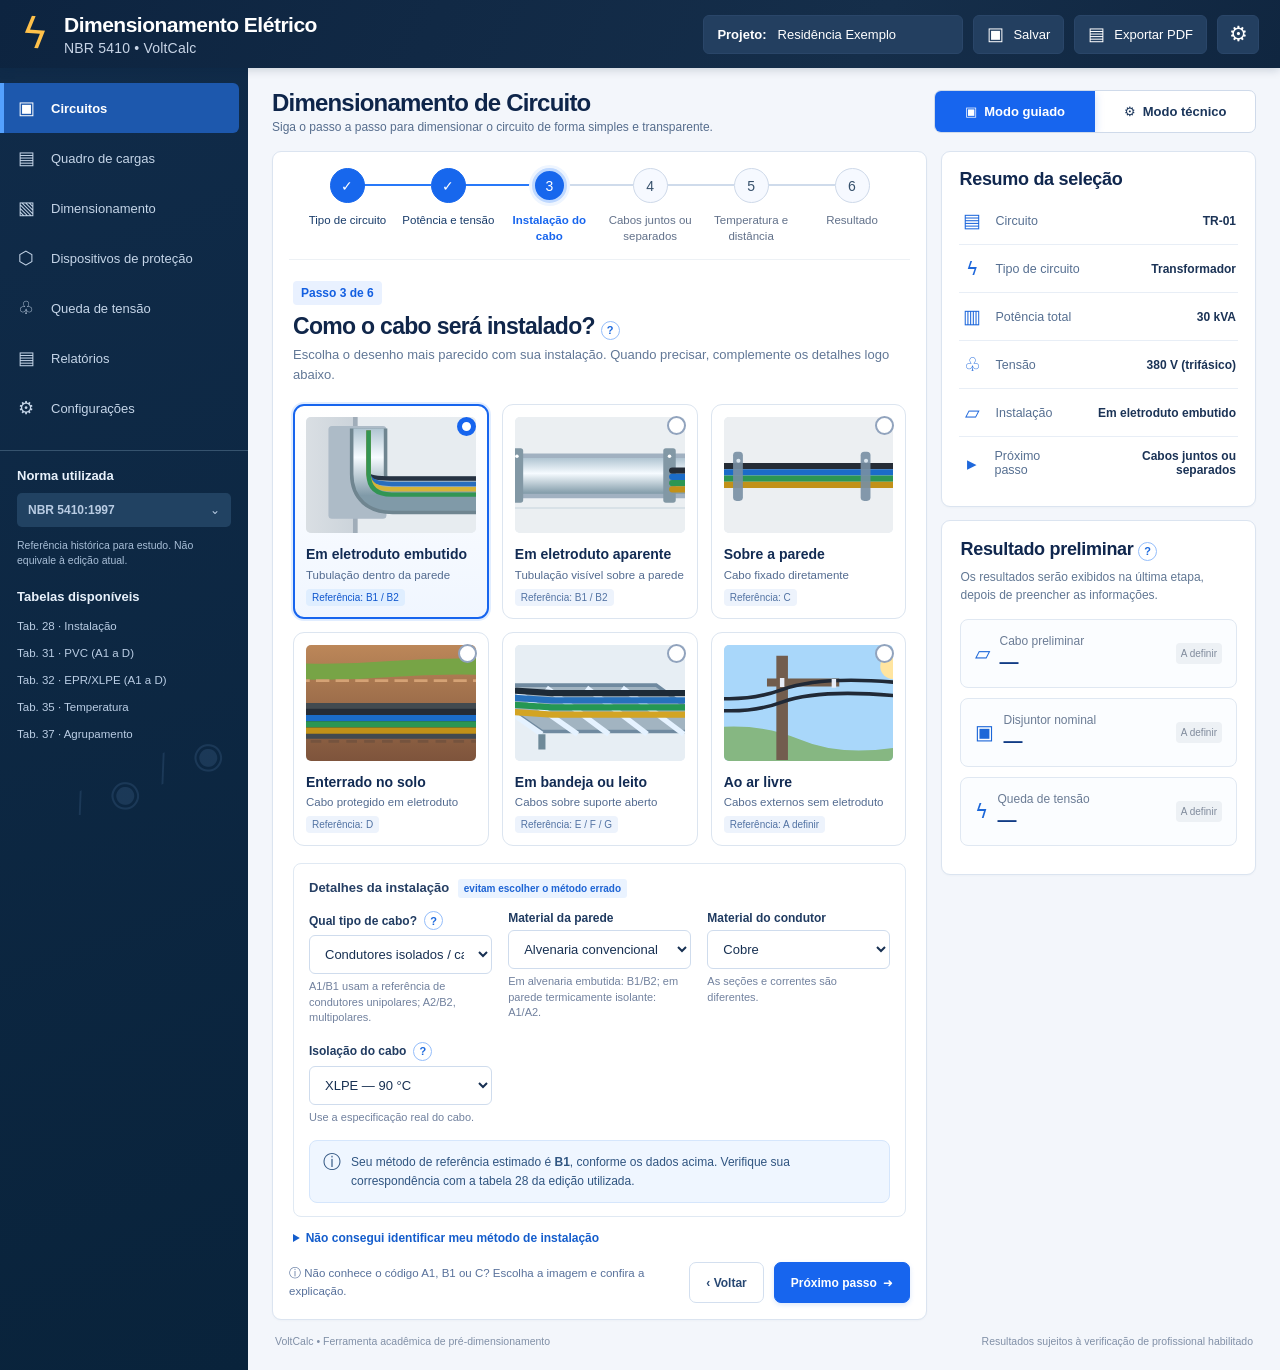
<file: original_html/VoltCalc_Guiado_Abrir.html>
<!doctype html>
<html lang="pt-BR">
<head>
<meta charset="utf-8"><meta name="viewport" content="width=device-width,initial-scale=1">
<title>VoltCalc • Dimensionamento Elétrico Guiado</title>
<meta name="description" content="Ferramenta acadêmica de dimensionamento preliminar de circuitos elétricos com assistente visual e consulta histórica à NBR 5410:1997.">
<style>
:root{font-family:Inter,ui-sans-serif,-apple-system,BlinkMacSystemFont,"Segoe UI",Arial,sans-serif;color:#10274e;background:#f3f6fb;font-synthesis:none;--ink:#10274e;--muted:#657896;--line:#dbe4f0;--blue:#1765ee;--pale:#eaf3ff;--nav:#102b49;--card:#fff}*{box-sizing:border-box}body{margin:0}button,input,select{font:inherit}button{cursor:pointer}button:disabled{opacity:.42;cursor:not-allowed}button:focus-visible,input:focus-visible,select:focus-visible{outline:3px solid #86baff;outline-offset:2px}.app{min-height:100vh;display:grid;grid-template-columns:248px minmax(0,1fr);grid-template-rows:68px minmax(0,1fr)}.topbar{grid-column:1/-1;grid-row:1;background:linear-gradient(115deg,#0d2440,#152e4a 68%,#102640);color:white;display:flex;align-items:center;justify-content:space-between;padding:0 21px;box-shadow:0 2px 9px #07213c2d;z-index:3}.brand{display:flex;gap:15px;align-items:center}.brand-bolt{font-size:42px;font-weight:900;color:#ffc14a;line-height:1;transform:rotate(4deg)}.brand strong{display:block;font-size:21px;letter-spacing:-.5px}.brand small{color:#c8d5e7;letter-spacing:.2px;display:block;margin-top:3px;font-size:14px}.top-actions{display:flex;align-items:center;gap:10px}.project-name,.top-btn{background:#233f60;border:1px solid #2a4669;color:#fff;border-radius:6px;min-height:39px;display:flex;align-items:center;gap:9px;padding:0 13px;font-size:13px}.project-name{min-width:260px}.project-name span{font-weight:650;white-space:nowrap}.project-name input{width:160px;min-width:0;background:transparent;color:white;border:0;outline:none}.project-name input:focus{border-bottom:1px solid #90bafe}.top-btn:hover{background:#345477}.top-btn span{font-size:18px}.top-btn.square{font-size:21px;width:42px;justify-content:center}.sidebar{grid-row:2;background:linear-gradient(160deg,#102b49,#09233b);color:#b9cce3;display:flex;flex-direction:column;min-height:0;padding-bottom:20px}.nav-list{padding:15px 9px 17px 0;border-bottom:1px solid #36536e}.nav-item{width:100%;text-align:left;color:#c5d5e8;border:0;background:transparent;display:flex;align-items:center;gap:15px;padding:14px 16px;font-size:13px;border-radius:0 6px 6px 0}.nav-item span{width:20px;text-align:center;font-size:18px}.nav-item:hover,.nav-item.active{color:white;background:#1d58ad}.nav-item.active{border-left:4px solid #54a1ff;padding-left:12px;font-weight:650}.sidebar-bottom{padding:16px 17px 0;overflow-y:auto}.sidebar-bottom h4{font-size:13px;margin:1px 0 10px;color:#e8f1fb}.edition{display:flex;align-items:center;justify-content:space-between;background:#214262;border-radius:5px;padding:10px 11px;font-size:12px}.sidebar-bottom p{font-size:10.5px;line-height:1.5;color:#a8bed7}.sidebar-bottom h4:nth-of-type(2){margin-top:20px}.table-nav{display:flex;flex-direction:column;gap:3px}.table-nav button{font-size:11.5px;color:#bacde4;background:none;border:0;text-align:left;padding:6px 0}.table-nav button:hover{text-decoration:underline;color:#fff}.sidebar-art{opacity:.12;font-size:36px;margin-top:27px;color:#87baf5;display:flex;justify-content:space-between;transform:rotate(-25deg)}.sidebar-art span{font-size:24px}.main{grid-column:2;grid-row:2;min-width:0;padding:21px 24px 8px}.page-heading{display:flex;align-items:center;justify-content:space-between;gap:15px;margin-bottom:17px}.page-heading h1{font-size:24px;letter-spacing:-.8px;margin:0;color:#0e254a}.page-heading p{margin:3px 0 0;color:#566d8d;font-size:12px}.mode-toggle{display:flex;border:1px solid #cfdaea;border-radius:7px;overflow:hidden;background:white;flex-shrink:0}.mode{padding:13px 18px;min-width:160px;background:transparent;border:0;font-size:13px;color:#1b365b;font-weight:600}.mode.active{background:var(--blue);color:white;box-shadow:0 2px 9px #0755e635}.page-layout{display:grid;grid-template-columns:minmax(0,1.98fr) minmax(285px,.95fr);gap:14px;align-items:start}.primary-column,.summary-column{min-width:0}.panel{background:white;border:1px solid var(--line);border-radius:9px;box-shadow:0 1px 2px #14345608}.wizard{padding:16px}.stepper{display:grid;grid-template-columns:repeat(6,1fr);list-style:none;margin:0 0 16px;padding:0 8px 15px;border-bottom:1px solid #edf1f5}.stepper li{position:relative;text-align:center;min-width:0}.stepper li:not(:last-child):after{content:"";position:absolute;top:16px;left:calc(50% + 17px);width:calc(100% - 34px);height:2px;background:#cfdbeb;z-index:0}.stepper li.done:not(:last-child):after{background:#2879f9}.step-dot{display:grid;place-items:center;margin:auto auto 9px;width:35px;height:35px;border:1px solid #ced9e9;border-radius:50%;background:#f6f9ff;color:#37516c;font-size:14px;position:relative;z-index:1}.stepper li.current .step-dot{background:#1767ed;border:3px solid #bed8ff;color:white;box-shadow:0 0 0 3px #eef5ff}.stepper li.done .step-dot{background:#1767ed;border-color:#1767ed;color:#fff}.step-name{font-size:11.5px;line-height:1.4;color:#62718a;display:block}.stepper li.current .step-name{color:#1765ee;font-weight:750}.stepper li.done .step-name{color:#193c6a}.stepper button{border:0;background:none;padding:0 2px;width:100%;cursor:pointer}.step-body{padding:5px 4px 4px}.eyebrow{display:inline-flex;background:#e9f1ff;color:#135fe1;font-weight:750;font-size:12px;border-radius:4px;padding:5px 8px}.step-body h2{font-size:23px;letter-spacing:-.7px;margin:8px 0 5px;color:#10264a}.step-description{font-size:13px;color:#617796;margin:0 0 19px;line-height:1.55}.picture-grid{display:grid;grid-template-columns:repeat(3,minmax(0,1fr));gap:13px}.picture-card{min-width:0;min-height:208px;border:1px solid #dce5f0;background:#fff;border-radius:11px;padding:12px;text-align:left;position:relative;display:flex;flex-direction:column;transition:border-color .15s,box-shadow .15s,transform .15s}.picture-card:hover{border-color:#6ba2f8;transform:translateY(-1px)}.picture-card.selected{border:2px solid #1765ee;padding:11px;background:linear-gradient(#fff,#f0f6ff);box-shadow:0 0 0 2px #e1edff}.picture-card .radio-mark{position:absolute;right:11px;top:11px;width:19px;height:19px;border:2px solid #91a3bd;border-radius:50%;background:#fff;z-index:1}.picture-card.selected .radio-mark{border:5px solid #1765ee}.picture-art{height:116px;width:100%;display:block;border-radius:5px;overflow:hidden;background:#e9f0f7;margin-bottom:12px}.picture-card strong{font-size:14px;line-height:1.32;color:#122b53}.picture-card small{color:#536b90;font-size:11.5px;display:block;margin-top:5px}.picture-card .method-chip{display:inline-flex;align-self:start;margin-top:8px;font-size:10px;padding:3px 6px;background:#edf3fc;color:#5273a3;border-radius:4px}.picture-card.selected .method-chip{background:#dfeeff;color:#0f57ce}.input-grid{display:grid;grid-template-columns:repeat(3,minmax(0,1fr));gap:16px}.input-grid.two{grid-template-columns:repeat(2,minmax(0,1fr))}.field{display:flex;flex-direction:column;gap:5px;min-width:0}.field label{font-size:12px;font-weight:675;color:#203b61;display:flex;align-items:center;gap:7px}.field input,.field select,.input-like{width:100%;height:39px;border:1px solid #cfdced;border-radius:6px;background:#fff;color:#173052;padding:0 11px;font-size:13px;min-width:0}.field input:focus,.field select:focus{border-color:#528ff3}.field .hint{font-size:11px;line-height:1.4;color:#71819e}.field .hint.warn{color:#996725}.inline-input{display:flex;gap:9px}.inline-input input{flex:1;min-width:0}.inline-input select{width:100px}.fieldset{border:1px solid #e0e9f3;border-radius:8px;padding:15px 15px 13px;margin-top:17px}.field-title{font-weight:750;color:#263f64;font-size:13px;margin-bottom:13px}.field-row{display:flex;gap:12px;flex-wrap:wrap;align-items:center}.pill-choice{border:1px solid #d6e2f0;background:white;padding:10px 13px;border-radius:7px;color:#29466b;font-size:12px;font-weight:600}.pill-choice.active{border-color:#2272f5;background:#edf5ff;color:#0a5adc}.notice{background:#eff6ff;color:#305581;border:1px solid #d5e6fc;display:flex;align-items:flex-start;gap:10px;font-size:12px;line-height:1.55;border-radius:8px;padding:12px 13px;margin-top:15px}.notice.warn{background:#fff8e7;border-color:#f6e3b2;color:#805925}.notice.bad{background:#fff1f1;border-color:#ffd0d0;color:#9c3737}.notice strong{font-weight:750}.notice .notice-icon{font-size:18px;line-height:1}.helper-row{display:flex;gap:12px;justify-content:space-between;align-items:center;margin-top:13px;min-width:0}.helper-row .info-line{flex:1;font-size:11.5px;color:#58719b;line-height:1.5}.nav-buttons{display:flex;gap:10px}.btn{height:41px;border:1px solid #d3dfef;border-radius:7px;padding:0 16px;font-size:12px;font-weight:700;background:#fff;color:#284873;white-space:nowrap}.btn.primary{background:var(--blue);border-color:var(--blue);color:#fff;box-shadow:0 2px 5px #1665ed28}.btn.primary:hover{background:#0a55d6}.btn.secondary:hover{background:#f1f6ff}.btn.ghost{border-color:transparent;color:#2b6bcf;background:transparent}.btn.danger{color:#aa3f4f;border-color:#f0ccd5}.btn.small{height:32px;padding:0 10px}.small-heading{font-size:14px;margin:0 0 11px;color:#1c365c}.preview-top{padding:17px}.summary-title{font-size:18px;margin:0 0 7px;letter-spacing:-.3px}.summary-item{display:flex;align-items:center;justify-content:space-between;gap:12px;padding:12px 2px;border-bottom:1px solid #e8eef6;font-size:12.5px}.summary-item:last-child{border:0}.summary-item .left{display:flex;gap:12px;align-items:center;color:#566f91}.summary-item .glyph{font-size:19px;width:22px;color:#1f68db;text-align:center}.summary-item strong{font-size:12px;max-width:58%;text-align:right;color:#1b3356}.preview-result{padding:18px;margin-top:13px}.preview-result p{color:#627894;font-size:12px;line-height:1.55;margin:0 0 14px}.result-mini{border:1px solid #e0e8f2;border-radius:8px;padding:14px;margin-bottom:10px;display:flex;align-items:center;justify-content:space-between;gap:9px;background:#fbfdff}.result-mini .rm-icon{font-size:20px;color:#1c67d8}.result-mini .rm-label{color:#6b7c95;font-size:12px}.result-mini strong{font-size:19px;color:#113b85;display:block;margin-top:3px}.result-mini .pending-label{font-size:10px;border-radius:4px;background:#edf1f5;color:#808b9c;padding:5px}.result-mini.ready{background:linear-gradient(120deg,#eff6ff,#fff)}.result-note{font-size:11px;color:#6881a1;margin-top:8px;line-height:1.5}.footer{display:flex;justify-content:space-between;gap:12px;font-size:10.5px;color:#8190a7;padding:15px 3px}.card-section{padding:19px}.card-section+.card-section{margin-top:13px}.card-title{display:flex;justify-content:space-between;align-items:center;gap:15px;margin-bottom:14px}.card-title h2{margin:0;color:#172d50;font-size:18px}.card-title p{margin:4px 0 0;color:#637b98;font-size:12px}.stats-row{display:grid;grid-template-columns:repeat(3,1fr);gap:12px;margin-bottom:15px}.stat{background:#f2f7ff;border:1px solid #dceafd;padding:14px;border-radius:8px}.stat small{display:block;color:#6a83a5;font-size:11px;margin-bottom:8px}.stat strong{font-size:22px;color:#1459cb}.table-wrap{overflow:auto;border:1px solid #e0e8f2;border-radius:8px}.data-table{border-collapse:collapse;width:100%;min-width:670px;font-size:12px}.data-table th{background:#eff3f8;color:#26486e;text-align:left;white-space:nowrap;font-size:11px;padding:11px}.data-table td{border-top:1px solid #e7edf5;padding:11px;color:#314969}.data-table tr:hover td{background:#f5f9ff}.data-table .selected-row td{background:#ecf5ff}.table-actions{display:flex;gap:7px}.table-actions button{padding:5px 9px;font-size:11px;border:1px solid #d7e5f3;border-radius:5px;color:#205eb2;background:white}.tag{display:inline-flex;align-items:center;gap:4px;border-radius:5px;font-size:10px;font-weight:750;padding:5px 7px}.tag.pending{color:#88601a;background:#fff5da}.tag.good{color:#0c744f;background:#e2f8ec}.tag.bad{color:#ac3737;background:#fff0ed}.overview-grid{display:grid;grid-template-columns:repeat(2,minmax(0,1fr));gap:12px}.key-metric{background:#f2f7ff;border-radius:8px;padding:17px}.key-metric small{display:block;color:#61799a;font-size:11px}.key-metric strong{display:block;color:#1256c3;font-size:26px;margin-top:7px}.checks{margin-top:14px}.check-row{display:flex;justify-content:space-between;align-items:center;gap:12px;padding:12px 0;border-bottom:1px solid #e7edf4;font-size:12px}.check-row span:first-child{color:#526987}.check-row strong{text-align:right}.text-muted{color:#6c819e}.text-ok{color:#0b8658}.text-bad{color:#b73c3c}.text-pending{color:#a26b23}.result-alert{padding:13px 15px;border-left:3px solid #ecae40;background:#fff8eb;border-radius:5px;font-size:12px;line-height:1.6;color:#6d5737;margin:15px 0}.explain{background:#f6f9ff;border:1px solid #e1eafb;border-radius:8px;padding:16px;margin-top:13px;font-size:12px;line-height:1.7;color:#465e80}.explain code{font-size:12px;color:#2057a3}.error-text{color:#ab3838;font-weight:650;font-size:12px;margin:10px 0}.modal-root:not([hidden]){position:fixed;inset:0;background:#09192bc4;display:grid;place-items:center;padding:18px;z-index:20}.modal{width:min(570px,95vw);max-height:90vh;overflow:auto;background:white;border-radius:12px;padding:20px;box-shadow:0 15px 80px #0005}.modal h2{margin:0 0 6px}.modal p{color:#657997;font-size:12px;line-height:1.6}.modal-foot{display:flex;justify-content:flex-end;gap:10px;margin-top:19px}.toast{position:fixed;z-index:30;bottom:23px;right:26px;color:white;background:#163c68;border-radius:9px;padding:12px 16px;box-shadow:0 10px 35px #0a25466b;font-size:12px;opacity:0;pointer-events:none;transform:translateY(8px);transition:opacity .2s,transform .2s}.toast.show{opacity:1;transform:translateY(0)}.print-only{display:none}.reference-table{font-size:12px}.reference-table h3{font-size:15px;margin:13px 0 7px}.reference-table p{font-size:12px;color:#647892}.ref-filters{display:flex;gap:10px;flex-wrap:wrap;margin:10px 0 15px}.ref-filters select{height:35px;border:1px solid #c8d8e8;border-radius:6px;padding:0 9px;background:white}.help-btn{width:19px;height:19px;display:inline-grid;place-items:center;color:#1b68dc;border:1px solid #95befb;border-radius:50%;background:white;padding:0;font-weight:750;font-size:11px}.help-pop{color:#526a89;font-size:12px;background:#f4f8ff;border:1px solid #deebfd;border-radius:6px;padding:10px;margin:8px 0}.hidden{display:none!important}.technical-grid{display:grid;grid-template-columns:repeat(3,minmax(0,1fr));gap:13px}.technical-grid .field{min-width:0}.tech-panel{padding:19px}.tech-panel h2{font-size:18px;margin:0 0 5px}.tech-panel .sub{font-size:12px;color:#697b96;margin:0 0 18px}.tech-panel hr{border:0;border-top:1px solid #e2eaf4;margin:19px 0}.tech-actions{display:flex;justify-content:flex-end;gap:8px;margin-top:19px}.choice-grid{display:grid;grid-template-columns:repeat(3,1fr);gap:12px}.choice-btn{min-height:104px;border:1px solid #dbe6f3;border-radius:9px;background:white;padding:13px;text-align:left}.choice-btn .choice-icon{font-size:30px;display:block;margin-bottom:9px}.choice-btn strong{font-size:13px;color:#193453}.choice-btn small{display:block;font-size:11px;color:#6e82a0;margin-top:6px}.choice-btn.selected{border:2px solid #1767ef;background:#f1f7ff;padding:12px}.progress-info{margin:10px 0 0;color:#5e7798;font-size:11px}.choice-stack{display:flex;flex-direction:column;gap:10px}.radio-row{display:flex;align-items:flex-start;gap:9px;padding:12px 13px;border:1px solid #deebf4;border-radius:8px;font-size:12px;color:#385477;cursor:pointer}.radio-row input{margin:2px 0 0;accent-color:#1767ef}.radio-row b{color:#1b365b;display:block;margin-bottom:4px}.radio-row small{display:block;font-size:11px}.radio-row:has(input:checked){background:#f0f6ff;border-color:#1767ef}.compact-form{margin-top:15px}.mini-row{margin-top:11px;display:flex;gap:8px;flex-wrap:wrap}.count-chip{border:1px solid #d3e0f0;background:#fff;border-radius:7px;padding:9px 12px;font-size:13px;min-width:45px}.count-chip.active{border:2px solid #1767ef;background:#edf6ff;color:#0d59d4;font-weight:750;padding:8px 11px}.cable-detail-grid{margin-top:13px;display:grid;grid-template-columns:repeat(3,minmax(0,1fr));gap:12px}.fine-print{font-size:11px;color:#7c8da5;line-height:1.5;margin:12px 0 0}.details{margin-top:14px}.details summary{font-size:12px;font-weight:750;color:#145dcc;cursor:pointer}.details-body{background:#f7faff;border:1px solid #e3eefa;border-radius:8px;padding:13px;margin-top:10px}.steps-label{display:inline-block;color:#68809e;font-size:12px;margin:10px 0 5px}.divider{border:0;border-top:1px solid #e9edf4;margin:17px 0}.badge-note{display:inline-block;font-size:10px;background:#eaf3ff;border-radius:3px;padding:4px 6px;color:#1e64d4;margin-left:5px}.head-actions{display:flex;gap:8px;align-items:center}.warning-banner{border:1px solid #f1d9a8;color:#845d21;background:#fff9eb;border-radius:6px;padding:10px 12px;font-size:12px;margin-bottom:13px}@media(max-width:1160px){.app{grid-template-columns:211px minmax(0,1fr)}.main{padding:18px}.page-layout{grid-template-columns:minmax(0,1fr) 280px}.picture-grid{gap:9px}.picture-card{padding:9px;min-height:180px}.picture-card.selected{padding:8px}.picture-art{height:93px}.mode{min-width:120px;padding:12px}.top-actions .project-name{min-width:190px}.brand strong{font-size:19px}}@media(max-width:920px){.app{grid-template-columns:65px minmax(0,1fr)}.sidebar .nav-item{font-size:0;justify-content:center;padding:15px 6px}.sidebar .nav-item span{font-size:20px}.sidebar-bottom{display:none}.topbar{padding:0 14px}.brand strong{font-size:17px}.top-btn{font-size:0}.top-btn span{font-size:20px}.project-name{min-width:unset!important}.page-layout{grid-template-columns:1fr}.summary-column{display:grid;grid-template-columns:1fr 1fr;gap:10px}.preview-result{margin-top:0}.footer{flex-wrap:wrap}}@media(max-width:650px){.app{grid-template-columns:1fr;grid-template-rows:66px auto 1fr}.topbar{grid-column:1;gap:10px}.sidebar{grid-column:1;grid-row:2;padding:0}.sidebar .nav-list{display:flex;overflow-x:auto;padding:2px 6px}.sidebar .nav-item{width:auto;white-space:nowrap;min-width:49px;padding:10px}.main{grid-column:1;grid-row:3;padding:13px}.brand strong{font-size:14px}.brand small{font-size:11px}.brand-bolt{font-size:30px}.project-name{display:none}.top-actions{gap:4px}.top-btn{padding:0 8px}.page-heading{display:block}.mode-toggle{margin-top:13px}.mode{flex:1}.stepper{padding:0 0 12px}.step-name{font-size:8px}.step-dot{width:29px;height:29px}.stepper li:not(:last-child):after{top:14px;left:calc(50% + 15px);width:calc(100% - 30px)}.picture-grid,.choice-grid{grid-template-columns:repeat(2,1fr)}.picture-art{height:105px}.input-grid,.input-grid.two,.technical-grid,.cable-detail-grid{grid-template-columns:1fr 1fr}.summary-column{grid-template-columns:1fr}.helper-row{display:block}.nav-buttons{margin-top:12px;justify-content:flex-end}.stats-row{grid-template-columns:1fr}.footer{font-size:10px}}
@media print{body{background:white!important}.app,.modal-root,.toast{display:none!important}.print-only{display:block!important;padding:14px;color:#1d2c3b;font-family:Arial,sans-serif}.print-only h1{font-size:22px}.print-only h2{font-size:16px;margin-top:22px}.print-only p,.print-only li{font-size:11px;line-height:1.6}.print-only table{border-collapse:collapse;width:100%;font-size:9px}.print-only th,.print-only td{border:1px solid #b9c6d6;padding:7px;text-align:left}.print-only th{background:#e9eff6}.print-only .report-warning{padding:12px;border:1px solid #bd801e;background:#fff4d5;font-size:11px}}

</style>
</head>
<body>
<div id="app" class="app">
  <header class="topbar">
    <div class="brand"><span class="brand-bolt">ϟ</span><div><strong>Dimensionamento Elétrico</strong><small>NBR 5410 • VoltCalc</small></div></div>
    <div class="top-actions"><label class="project-name"><span>Projeto:</span><input id="projectName" maxlength="60" aria-label="Nome do projeto" value="Projeto exemplo"></label><button id="saveBtn" class="top-btn" type="button"><span>▣</span> Salvar</button><button id="printBtn" class="top-btn" type="button"><span>▤</span> Exportar PDF</button><button id="settingsBtn" class="top-btn square" aria-label="Configurações" type="button">⚙</button></div>
  </header>
  <aside class="sidebar" aria-label="Menu lateral">
    <nav class="nav-list">
      <button class="nav-item active" data-page="wizard"><span>▣</span> Circuitos</button>
      <button class="nav-item" data-page="loads"><span>▤</span> Quadro de cargas</button>
      <button class="nav-item" data-page="sizing"><span>▧</span> Dimensionamento</button>
      <button class="nav-item" data-page="protection"><span>⬡</span> Dispositivos de proteção</button>
      <button class="nav-item" data-page="voltage"><span>♧</span> Queda de tensão</button>
      <button class="nav-item" id="sidebarReport"><span>▤</span> Relatórios</button>
      <button class="nav-item" id="sidebarSettings"><span>⚙</span> Configurações</button>
    </nav>
    <div class="sidebar-bottom"><h4>Norma utilizada</h4><div class="edition"><strong>NBR 5410:1997</strong><span>⌄</span></div><p>Referência histórica para estudo. Não equivale à edição atual.</p><h4>Tabelas disponíveis</h4><div class="table-nav"><button data-table="28">Tab. 28 · Instalação</button><button data-table="31">Tab. 31 · PVC (A1 a D)</button><button data-table="32">Tab. 32 · EPR/XLPE (A1 a D)</button><button data-table="35">Tab. 35 · Temperatura</button><button data-table="37">Tab. 37 · Agrupamento</button></div><div class="sidebar-art" aria-hidden="true">◉<span>╱</span>◉<span>╱</span>◉</div></div>
  </aside>
  <main class="main">
    <section class="page-heading"><div><h1 id="pageTitle">Dimensionamento de circuito</h1><p id="pageSubtitle">Siga o passo a passo para dimensionar o circuito de forma mais compreensível.</p></div><div class="mode-toggle"><button id="guidedMode" type="button" class="mode active">▣ &nbsp;Modo guiado</button><button id="technicalMode" type="button" class="mode">⚙ &nbsp;Modo técnico</button></div></section>
    <div class="page-layout"><div class="primary-column"><div id="mainPanel"></div></div><aside id="summaryPanel" class="summary-column" aria-label="Resumo do circuito"></aside></div>
    <footer class="footer"><span>VoltCalc • Ferramenta acadêmica de pré-dimensionamento</span><span>Resultados sujeitos à verificação de profissional habilitado</span></footer>
  </main>
</div>
<div id="modalRoot" class="modal-root" hidden></div>
<div id="toast" role="status" class="toast" aria-live="polite"></div>
<div id="printArea" class="print-only"></div>
<script>
window.NBR1997 = {"meta":{"edition":"NBR 5410:1997","note":"Dados transcritos das tabelas 31, 32, 35 e 37 (item 1) do PDF enviado pelo usuário. NÃO é a edição vigente.","columns":["A1/2","A1/3","A2/2","A2/3","B1/2","B1/3","B2/2","B2/3","C/2","C/3","D/2","D/3"]},"ampacities":{"PVC":{"Cu":{"0.5":[7.0,7.0,7.0,7.0,9.0,8.0,9.0,8.0,10.0,9.0,12.0,10.0],"0.75":[9.0,9.0,9.0,9.0,11.0,10.0,11.0,10.0,13.0,11.0,15.0,12.0],"1.0":[11.0,10.0,11.0,10.0,14.0,12.0,13.0,12.0,15.0,14.0,18.0,15.0],"1.5":[14.5,13.5,14.0,13.0,17.5,15.5,16.5,15.0,19.5,17.5,22.0,18.0],"2.5":[19.5,18.0,18.5,17.5,24.0,21.0,23.0,20.0,27.0,24.0,29.0,24.0],"4.0":[26.0,24.0,25.0,23.0,32.0,28.0,30.0,27.0,36.0,32.0,38.0,31.0],"6.0":[34.0,31.0,32.0,29.0,41.0,36.0,38.0,34.0,46.0,41.0,47.0,39.0],"10.0":[46.0,42.0,43.0,39.0,57.0,50.0,52.0,46.0,63.0,57.0,63.0,52.0],"16.0":[61.0,56.0,57.0,52.0,76.0,68.0,69.0,62.0,85.0,76.0,81.0,67.0],"25.0":[80.0,73.0,75.0,68.0,101.0,89.0,90.0,80.0,112.0,96.0,104.0,86.0],"35.0":[99.0,89.0,92.0,83.0,125.0,110.0,111.0,99.0,138.0,119.0,125.0,103.0],"50.0":[119.0,108.0,110.0,99.0,151.0,134.0,133.0,118.0,168.0,144.0,148.0,122.0],"70.0":[151.0,136.0,139.0,125.0,192.0,171.0,168.0,149.0,213.0,184.0,183.0,151.0],"95.0":[182.0,164.0,167.0,150.0,232.0,207.0,201.0,179.0,258.0,223.0,216.0,179.0],"120.0":[210.0,188.0,192.0,172.0,269.0,239.0,232.0,206.0,299.0,259.0,246.0,203.0],"150.0":[240.0,216.0,219.0,196.0,309.0,275.0,265.0,236.0,344.0,299.0,278.0,230.0],"185.0":[273.0,245.0,248.0,223.0,353.0,314.0,300.0,268.0,392.0,341.0,312.0,258.0],"240.0":[321.0,286.0,291.0,261.0,415.0,370.0,351.0,313.0,461.0,403.0,361.0,297.0],"300.0":[367.0,328.0,334.0,298.0,477.0,426.0,401.0,358.0,530.0,464.0,408.0,336.0],"400.0":[438.0,390.0,398.0,355.0,571.0,510.0,477.0,425.0,634.0,557.0,478.0,394.0],"500.0":[502.0,447.0,456.0,406.0,656.0,587.0,545.0,486.0,729.0,642.0,540.0,445.0],"630.0":[578.0,514.0,526.0,467.0,758.0,678.0,626.0,559.0,843.0,743.0,614.0,506.0],"800.0":[669.0,593.0,609.0,540.0,881.0,788.0,723.0,645.0,978.0,865.0,700.0,577.0],"1000.0":[767.0,679.0,698.0,618.0,1012.0,906.0,827.0,738.0,1125.0,996.0,792.0,652.0]},"Al":{"16.0":[48.0,43.0,44.0,41.0,60.0,53.0,54.0,48.0,66.0,59.0,62.0,52.0],"25.0":[63.0,57.0,58.0,53.0,79.0,70.0,71.0,62.0,83.0,73.0,80.0,66.0],"35.0":[77.0,70.0,71.0,65.0,97.0,86.0,86.0,77.0,103.0,90.0,96.0,80.0],"50.0":[93.0,84.0,86.0,78.0,118.0,104.0,104.0,92.0,125.0,110.0,113.0,94.0],"70.0":[118.0,107.0,108.0,98.0,150.0,133.0,131.0,116.0,160.0,140.0,140.0,117.0],"95.0":[142.0,129.0,130.0,118.0,181.0,161.0,157.0,139.0,195.0,170.0,166.0,138.0],"120.0":[164.0,149.0,150.0,135.0,210.0,186.0,181.0,160.0,226.0,197.0,189.0,157.0],"150.0":[189.0,170.0,172.0,155.0,241.0,214.0,206.0,183.0,261.0,227.0,213.0,178.0],"185.0":[215.0,194.0,195.0,176.0,275.0,245.0,234.0,208.0,298.0,259.0,240.0,200.0],"240.0":[252.0,227.0,229.0,207.0,324.0,288.0,274.0,243.0,352.0,305.0,277.0,230.0],"300.0":[289.0,261.0,263.0,237.0,372.0,331.0,313.0,278.0,406.0,351.0,313.0,260.0],"400.0":[345.0,311.0,314.0,283.0,446.0,397.0,372.0,331.0,488.0,422.0,366.0,305.0],"500.0":[396.0,356.0,360.0,324.0,512.0,456.0,425.0,378.0,563.0,486.0,414.0,345.0],"630.0":[456.0,410.0,416.0,373.0,592.0,527.0,488.0,435.0,653.0,562.0,471.0,391.0],"800.0":[529.0,475.0,482.0,432.0,687.0,612.0,563.0,502.0,761.0,654.0,537.0,446.0],"1000.0":[607.0,544.0,552.0,495.0,790.0,704.0,643.0,574.0,878.0,753.0,607.0,505.0]}},"EPR_XLPE":{"Cu":{"0.5":[10.0,9.0,10.0,9.0,12.0,10.0,11.0,10.0,12.0,11.0,14.0,12.0],"0.75":[12.0,11.0,12.0,11.0,15.0,13.0,15.0,13.0,16.0,14.0,18.0,15.0],"1.0":[15.0,13.0,14.0,13.0,18.0,16.0,17.0,15.0,19.0,17.0,21.0,17.0],"1.5":[19.0,17.0,18.5,16.5,23.0,20.0,22.0,19.5,24.0,22.0,26.0,22.0],"2.5":[26.0,23.0,25.0,22.0,31.0,28.0,30.0,26.0,33.0,30.0,34.0,29.0],"4.0":[35.0,31.0,33.0,30.0,42.0,37.0,40.0,35.0,45.0,40.0,44.0,37.0],"6.0":[45.0,40.0,42.0,38.0,54.0,48.0,51.0,44.0,58.0,52.0,56.0,46.0],"10.0":[61.0,54.0,57.0,51.0,75.0,66.0,69.0,60.0,80.0,71.0,73.0,61.0],"16.0":[81.0,73.0,76.0,68.0,100.0,88.0,91.0,80.0,107.0,96.0,95.0,79.0],"25.0":[106.0,95.0,99.0,89.0,133.0,117.0,119.0,105.0,138.0,119.0,121.0,101.0],"35.0":[131.0,117.0,121.0,109.0,164.0,144.0,146.0,128.0,171.0,147.0,146.0,122.0],"50.0":[158.0,141.0,145.0,130.0,198.0,175.0,175.0,154.0,209.0,179.0,173.0,144.0],"70.0":[200.0,179.0,183.0,164.0,253.0,222.0,221.0,194.0,269.0,229.0,213.0,178.0],"95.0":[241.0,216.0,220.0,197.0,306.0,269.0,265.0,233.0,328.0,278.0,252.0,211.0],"120.0":[278.0,249.0,253.0,227.0,354.0,312.0,305.0,268.0,382.0,322.0,287.0,240.0],"150.0":[318.0,285.0,290.0,259.0,407.0,358.0,349.0,307.0,441.0,371.0,324.0,271.0],"185.0":[362.0,324.0,329.0,295.0,464.0,408.0,395.0,348.0,506.0,424.0,363.0,304.0],"240.0":[424.0,380.0,386.0,346.0,546.0,481.0,462.0,407.0,599.0,500.0,419.0,351.0],"300.0":[486.0,435.0,442.0,396.0,628.0,553.0,529.0,465.0,693.0,576.0,474.0,396.0],"400.0":[579.0,519.0,527.0,472.0,751.0,661.0,628.0,552.0,835.0,692.0,555.0,464.0],"500.0":[664.0,595.0,604.0,541.0,864.0,760.0,718.0,631.0,966.0,797.0,627.0,525.0],"630.0":[765.0,685.0,696.0,623.0,998.0,879.0,825.0,725.0,1122.0,923.0,711.0,596.0],"800.0":[885.0,792.0,805.0,721.0,1158.0,1020.0,952.0,837.0,1311.0,1074.0,811.0,679.0],"1000.0":[1014.0,908.0,923.0,826.0,1332.0,1173.0,1088.0,957.0,1515.0,1237.0,916.0,767.0]},"Al":{"16.0":[64.0,58.0,60.0,55.0,79.0,71.0,72.0,64.0,84.0,76.0,73.0,61.0],"25.0":[84.0,76.0,78.0,71.0,105.0,93.0,94.0,84.0,101.0,90.0,93.0,78.0],"35.0":[103.0,94.0,96.0,87.0,130.0,116.0,115.0,103.0,126.0,112.0,112.0,94.0],"50.0":[125.0,113.0,115.0,104.0,157.0,140.0,138.0,124.0,154.0,136.0,132.0,112.0],"70.0":[158.0,142.0,145.0,131.0,200.0,179.0,175.0,156.0,198.0,174.0,163.0,138.0],"95.0":[191.0,171.0,175.0,157.0,242.0,217.0,210.0,188.0,241.0,211.0,193.0,164.0],"120.0":[220.0,197.0,201.0,180.0,281.0,251.0,242.0,216.0,280.0,245.0,220.0,186.0],"150.0":[253.0,226.0,230.0,206.0,323.0,289.0,277.0,248.0,324.0,283.0,249.0,210.0],"185.0":[288.0,256.0,262.0,233.0,368.0,330.0,314.0,281.0,371.0,323.0,279.0,236.0],"240.0":[338.0,300.0,307.0,273.0,433.0,389.0,368.0,329.0,439.0,382.0,322.0,272.0],"300.0":[387.0,344.0,352.0,313.0,499.0,447.0,421.0,377.0,508.0,440.0,364.0,308.0],"400.0":[462.0,409.0,421.0,372.0,597.0,536.0,500.0,448.0,612.0,529.0,426.0,361.0],"500.0":[530.0,468.0,483.0,426.0,687.0,617.0,573.0,513.0,707.0,610.0,482.0,408.0],"630.0":[611.0,538.0,556.0,490.0,794.0,714.0,658.0,590.0,821.0,707.0,547.0,464.0],"800.0":[708.0,622.0,644.0,566.0,922.0,830.0,760.0,682.0,958.0,824.0,624.0,529.0],"1000.0":[812.0,712.0,739.0,648.0,1061.0,955.0,870.0,780.0,1108.0,950.0,706.0,598.0]}}},"temperature":{"air":{"PVC":{"10":1.22,"15":1.17,"20":1.12,"25":1.06,"30":1,"35":0.94,"40":0.87,"45":0.79,"50":0.71,"55":0.61,"60":0.5},"EPR_XLPE":{"10":1.15,"15":1.12,"20":1.08,"25":1.04,"30":1,"35":0.96,"40":0.91,"45":0.87,"50":0.82,"55":0.76,"60":0.71,"65":0.65,"70":0.58,"75":0.5,"80":0.41}},"soil":{"PVC":{"10":1.1,"15":1.05,"20":1,"25":0.95,"30":0.89,"35":0.84,"40":0.77,"45":0.71,"50":0.63,"55":0.55,"60":0.45},"EPR_XLPE":{"10":1.07,"15":1.04,"20":1,"25":0.96,"30":0.93,"35":0.89,"40":0.85,"45":0.8,"50":0.76,"55":0.71,"60":0.65,"65":0.6,"70":0.53,"75":0.46,"80":0.38}}},"group1":{"1":1,"2":0.8,"3":0.7,"4":0.65,"5":0.6,"6":0.57,"7":0.54,"8":0.52,"9":0.5,"10":0.5,"11":0.5,"12":0.45,"13":0.45,"14":0.45,"15":0.45,"16":0.41,"17":0.41,"18":0.41,"19":0.41,"20":0.38},"group1_gt20":0.38};

</script>
<script>
/* VoltCalc Guiado — demonstração acadêmica baseada somente nas tabelas
 * 31, 32, 35 e 37 (item 1) da NBR 5410:1997 fornecida.
 * NÃO certifica conformidade ou segurança de uma instalação.
 */
(()=>{
'use strict';
const DB=window.NBR1997;
const $=id=>document.getElementById(id);
const esc=s=>String(s??'').replace(/[&<>"']/g,c=>({'&':'&amp;','<':'&lt;','>':'&gt;','"':'&quot;',"'":'&#39;'}[c]));
const fmt=(v,d=2)=>Number.isFinite(Number(v))&&v!==null&&v!==''?Number(v).toLocaleString('pt-BR',{maximumFractionDigits:d}):'—';
const num=x=>x===''||x===null||x===undefined?NaN:Number(x);
const id=()=>('c'+Date.now().toString(36)+Math.random().toString(36).slice(2,8));
const SIZE=[6,10,13,16,20,25,32,40,50,63,80,100,125,160,200,250,315,400,500,630,800,1000];
const STORAGE='voltcalc_guiado_v2';
const types=[['lighting','Iluminação','Lâmpadas e luminárias','☼'],['sockets','Tomadas','Uso geral ou específico','♧'],['motor','Motor elétrico','Bomba, ventilador, máquinas','⚙'],['shower','Chuveiro','Aquecimento elétrico','♨'],['transformer','Transformador','Alimentação de outros circuitos','▣'],['other','Outro equipamento','Qualquer carga elétrica','⌁']];
const installations=[
 {id:'embedded',name:'Em eletroduto embutido',desc:'Tubulação dentro da parede',method:'B1 / B2',kind:'embedded'},
 {id:'conduit',name:'Em eletroduto aparente',desc:'Tubulação visível sobre a parede',method:'B1 / B2',kind:'conduit'},
 {id:'surface',name:'Sobre a parede',desc:'Cabo fixado diretamente',method:'C',kind:'surface'},
 {id:'buried',name:'Enterrado no solo',desc:'Cabo protegido em eletroduto',method:'D',kind:'buried'},
 {id:'tray',name:'Em bandeja ou leito',desc:'Cabos sobre suporte aberto',method:'E / F / G',kind:'tray'},
 {id:'overhead',name:'Ao ar livre',desc:'Cabos externos sem eletroduto',method:'A definir',kind:'overhead'}
];
const LABELS=['Tipo de circuito','Potência e tensão','Instalação do cabo','Cabos juntos ou separados','Temperatura e distância','Resultado'];
const newCircuit=()=>({id:id(),description:'TR-01',type:'transformer',quantity:1,power:30,unit:'kVA',phase:'tri',voltage:380,powerFactor:1,efficiency:.9,installation:'embedded',wall:'masonry',cableForm:'single',methodOverride:'',insulation:'XLPE',metal:'Cu',loaded:3,groupCount:1,groupLayout:'bundle',temperature:35,length:50,maxDrop:3,breakerCurve:'C',i2Factor:1.45,breakerIcu:'',shortIk:'',soilResistance:'',soilDepth:'',unknownInstallation:false});
let state={projectName:'Residência Exemplo',circuits:[],draft:newCircuit(),editingId:null,selected:null,step:3,mode:'guided',page:'wizard',reactance:.08};
let tableShown='31';
function load(){try{const stored=JSON.parse(localStorage.getItem(STORAGE)||'null');if(stored&&Array.isArray(stored.circuits)){state={...state,projectName:String(stored.projectName||'Projeto').slice(0,60),circuits:stored.circuits.slice(0,300).map(clean),draft:clean(stored.draft||newCircuit()),selected:stored.selected,reactance:Number.isFinite(+stored.reactance)&&+stored.reactance>=0&&+stored.reactance<=2?+stored.reactance:.08};}}catch(e){console.warn(e);} }
function clean(data){const def=newCircuit(),keys=Object.keys(def),out={...def};for(const k of keys)if(Object.prototype.hasOwnProperty.call(data||{},k))out[k]=data[k];out.id=typeof out.id==='string'&&out.id.length<64?out.id:id();out.description=String(out.description).slice(0,70);if(!types.some(t=>t[0]===out.type))out.type='other';if(!installations.some(t=>t.id===out.installation))out.installation='embedded';if(!['mono','tri'].includes(out.phase))out.phase='tri';if(!['PVC','XLPE','EPR'].includes(out.insulation))out.insulation='XLPE';if(!['Cu','Al'].includes(out.metal))out.metal='Cu';if(!['single','multi'].includes(out.cableForm))out.cableForm='single';if(!['masonry','thermal'].includes(out.wall))out.wall='masonry';if(!['bundle','spaced','unknown'].includes(out.groupLayout))out.groupLayout='unknown';if(!['A1','A2','B1','B2','C','D',''].includes(out.methodOverride))out.methodOverride='';if(!['W','kW','VA','kVA','CV','HP'].includes(out.unit))out.unit='W';if(!['B','C','D'].includes(out.breakerCurve))out.breakerCurve='C';return out;}
function persist(){try{localStorage.setItem(STORAGE,JSON.stringify({projectName:state.projectName,circuits:state.circuits,draft:state.draft,selected:state.selected,reactance:state.reactance}));return true;}catch{return false;}}
let toastTimer;function toast(s){$('toast').textContent=s;$('toast').classList.add('show');clearTimeout(toastTimer);toastTimer=setTimeout(()=>$('toast').classList.remove('show'),3200);}
function methodOf(c){if(c.unknownInstallation)return null;if(c.methodOverride)return c.methodOverride;switch(c.installation){case 'embedded':return c.wall==='thermal'?(c.cableForm==='single'?'A1':'A2'):(c.cableForm==='single'?'B1':'B2');case 'conduit':return c.cableForm==='single'?'B1':'B2';case 'surface':return 'C';case 'buried':return 'D';default:return null;}}
function apparentPower(c){let p=+c.power*+c.quantity;if(!(p>0))return NaN;if(c.unit==='VA')return p;if(c.unit==='kVA')return 1000*p;let pf=+c.powerFactor;if(!(pf>0&&pf<=1))return NaN;if(c.unit==='W')return p/pf;if(c.unit==='kW')return p*1000/pf;let efficiency=+c.efficiency;if(!(efficiency>0&&efficiency<=1))return NaN;if(c.unit==='CV')return p*735.49875/(efficiency*pf);if(c.unit==='HP')return p*745.699872/(efficiency*pf);return NaN;}
function voltageDrop(c,section,ib){const rho20=c.metal==='Cu'?.01724:.02826,alpha=c.metal==='Cu'?.00393:.00403;const targetTemp=c.insulation==='PVC'?70:90;const R=rho20*(1+alpha*(targetTemp-20))*1000/section;const cos=+c.powerFactor,sin=Math.sqrt(Math.max(0,1-cos*cos));const factor=c.phase==='tri'?Math.sqrt(3):2;return factor*ib*(+c.length/1000)*(R*cos+state.reactance*sin);}
function breakerFor(ib,iz,i2){return SIZE.find(x=>x>=ib-1e-8&&x<=iz+1e-8&&x*i2<=1.45*iz+1e-8)||null;}
function calculate(c){const method=methodOf(c),issues=[],notices=[];const ib=apparentPower(c)/(+c.voltage*(c.phase==='tri'?Math.sqrt(3):1));
if(!(c.description.trim()))issues.push('Informe um nome para o circuito.');if(!(num(c.quantity)>=1&&Number.isInteger(+c.quantity)))issues.push('Quantidade inválida.');if(!(num(c.power)>0&&num(c.voltage)>0))issues.push('Potência e tensão devem ser maiores que zero.');if(!(num(c.powerFactor)>0&&num(c.powerFactor)<=1))issues.push('Fator de potência precisa estar entre 0 e 1.');if(['CV','HP'].includes(c.unit)&&!(num(c.efficiency)>0&&num(c.efficiency)<=1))issues.push('Informe o rendimento do motor.');if(!(num(c.length)>=0&&num(c.maxDrop)>0))issues.push('Distância ou limite de queda inválido.');if(!Number.isFinite(ib))issues.push('Não foi possível calcular a corrente.');
if(!method)notices.push('O método de instalação ainda não foi determinado. Selecione as condições reais ou consulte a tabela 28.');
if(c.groupLayout!=='bundle'&&+c.groupCount>1)notices.push('A disposição escolhida não corresponde necessariamente ao item 1 da tabela 37. O fator de agrupamento precisa ser verificado.');
if(method==='D')notices.push('Instalação enterrada: as condições de resistividade térmica, profundidade e disposição devem ser verificadas especificamente.');
if(c.type==='motor')notices.push('Motores exigem análise adicional de partida, características do dispositivo e proteção específica.');
const type=c.insulation==='PVC'?'PVC':'EPR_XLPE',soil=method==='D';let fct=method?DB.temperature[soil?'soil':'air'][type][String(c.temperature)]??null:null;
if(method&&fct===null)notices.push('Temperatura fora das entradas explícitas da tabela 35.');
let fca=null;if(+c.groupCount===1)fca=1;else if(method&&method!=='D'&&c.groupLayout==='bundle'&&+c.groupCount<=20&&+c.groupCount>=1)fca=DB.group1[String(c.groupCount)]??null;
if(fca===null&&method)notices.push('Fator de agrupamento ainda não disponível para essa disposição.');
const col=DB.meta.columns.indexOf(`${method}/${+c.loaded}`);if(method&&col<0)notices.push('Não há capacidade de corrente implementada para esse método ou número de condutores carregados.');
if(method==='D'&&+c.groupCount>1)notices.push('Agrupamento subterrâneo precisa das tabelas específicas 38/39 da edição de 1997.');
let chosen=null,smallest=null,all=[];const eligible=!issues.length&&col>=0&&fct!==null&&fca!==null&&!(soil&&+c.groupCount>1);
if(eligible){const map=DB.ampacities[type][c.metal];const minSection=c.metal==='Al'?16:(c.type==='sockets'?2.5:1.5);all=Object.entries(map).map(([section,row])=>({section:+section,itab:row[col]})).filter(row=>row.section>=minSection).sort((a,b)=>a.section-b.section).map(row=>{let iz=row.itab*fct*fca,dv=voltageDrop(c,row.section,ib),dvPct=100*dv/(+c.voltage);const breaker=breakerFor(ib,iz,+c.i2Factor);return {...row,iz,dv,dvPct,breaker,ampOk:ib<=iz,dropOk:dvPct<=+c.maxDrop};});smallest=all.find(x=>x.ampOk)||null;chosen=all.find(x=>x.ampOk&&x.dropOk&&x.breaker)||null;}
if(!chosen&&eligible)notices.push('Não foi possível encontrar uma combinação preliminar que atenda simultaneamente corrente, queda de tensão e sobrecarga na lista considerada.');
if(chosen)notices.push('A corrente do disjuntor é apenas uma sugestão preliminar: curva, I₂ e capacidade de interrupção exigem documentação do dispositivo real.');
const shortInput=num(c.shortIk),icuInput=num(c.breakerIcu);const shortOk=Number.isFinite(shortInput)&&shortInput>0&&Number.isFinite(icuInput)&&icuInput>0?icuInput>=shortInput:null;
return {c,method,ib,fct,fca,eligible,all,smallest,chosen,shortOk,issues,notices,table:c.insulation==='PVC'?31:32};}
function markIssue(c,step){if(step===1)return !String(c.description||'').trim()||!(+c.quantity>=1&&Number.isInteger(+c.quantity));if(step===2)return !(+c.power>0&&+c.voltage>0&&+c.powerFactor>0&&+c.powerFactor<=1)||(['CV','HP'].includes(c.unit)&&!(+c.efficiency>0&&+c.efficiency<=1));if(step===3)return !c.installation; if(step===4)return !(+c.groupCount>=1&&+c.groupCount<=20);if(step===5)return !(+c.length>=0&&+c.maxDrop>0)||!(+c.temperature>=-30);return false;}
function checkStep(c,step){if(markIssue(c,step)){toast('Confira os campos obrigatórios antes de prosseguir.');return false;}return true;}
function field(label,key,opts={}){const c=state.draft,tip=opts.tip?` <button type="button" class="help-btn" data-help="${esc(key)}" title="Ver explicação">?</button>`:'';let ctl;if(opts.options)ctl=`<select data-field="${key}">${opts.options.map(([val,txt])=>`<option value="${esc(val)}" ${String(c[key])===String(val)?'selected':''}>${esc(txt)}</option>`).join('')}</select>`;else ctl=`<input data-field="${key}" ${opts.type==='text'?'type="text"':'type="number"'} ${opts.min!==undefined?`min="${opts.min}"`:''} ${opts.max!==undefined?`max="${opts.max}"`:''} ${opts.step!==undefined?`step="${opts.step}"`:''} value="${esc(c[key])}" placeholder="${esc(opts.placeholder||'')}">`;
return `<div class="field"><label>${label}${tip}</label>${ctl}${opts.hint?`<span class="hint">${opts.hint}</span>`:''}</div>`;}
function selectCards(data,value,key,withArtwork=false){return `<div class="${withArtwork?'picture-grid':'choice-grid'}">${data.map(item=>{let obj=withArtwork?item:{id:item[0],name:item[1],desc:item[2],emoji:item[3]};const active=obj.id===value;return `<button type="button" role="radio" aria-checked="${active}" class="${withArtwork?'picture-card':'choice-btn'} ${active?'selected':''}" data-choose="${key}" data-value="${esc(obj.id)}">${withArtwork?`<span class="radio-mark"></span>${installationArt(obj.kind)}<strong>${esc(obj.name)}</strong><small>${esc(obj.desc)}</small><span class="method-chip">Referência: ${esc(obj.method)}</span>`:`<span class="choice-icon">${obj.emoji}</span><strong>${esc(obj.name)}</strong><small>${esc(obj.desc)}</small>`}</button>`;}).join('')}</div>`;}
function installationArt(kind){let bg='',content='';let defs=`<defs><linearGradient id="wall" x1="0" x2="1"><stop stop-color="#e5e8eb"/><stop offset="1" stop-color="#cbd3da"/></linearGradient><linearGradient id="tube" x1="0" x2="0" y1="0" y2="1"><stop stop-color="#b0c5d2"/><stop offset=".43" stop-color="#f6fbff"/><stop offset="1" stop-color="#809aa8"/></linearGradient><linearGradient id="earth" x1="0" x2="0" y1="0" y2="1"><stop stop-color="#bc8759"/><stop offset="1" stop-color="#7e543c"/></linearGradient></defs>`;
const wires=(x1,y1,x2,y2)=>[['#252c36',-10],['#1b6cc8',-3],['#2c9653',4],['#c29118',11]].map(([color,dy])=>`<path d="M${x1} ${y1+dy} L${x2} ${y2+dy}" stroke="${color}" stroke-width="7" fill="none" stroke-linecap="round"/>`).join('');
if(kind==='embedded'){bg=`<rect width="300" height="130" fill="#e7ecf0"/><rect x="8" y="0" width="105" height="130" fill="url(#wall)"/><path d="M110 0v130" stroke="#a0adb9" stroke-width="5"/><rect x="80" y="10" width="65" height="104" rx="4" fill="#adbbc7"/>`;content=`<path d="M125 13 V64 Q125 88 152 88 H280" fill="none" stroke="#6f8590" stroke-width="42"/><path d="M125 13 V64 Q125 88 152 88 H280" fill="none" stroke="url(#tube)" stroke-width="34"/>${[['#263242',-9],['#286ebd',-3],['#d5b438',3],['#329553',9]].map(([co,dy])=>`<path d="M125 15V64Q125 ${78+dy} 151 ${78+dy}H278" stroke="${co}" stroke-width="5" fill="none"/>`).join('')}`;}
else if(kind==='conduit'){bg=`<rect width="300" height="130" fill="#ebeff2"/><path d="M0 102H300" stroke="#d8e1e7" stroke-width="2"/>`;content=`<rect x="22" y="41" width="260" height="50" rx="25" fill="#a1b1c1"/><rect x="22" y="46" width="258" height="40" rx="20" fill="url(#tube)"/><rect x="50" y="35" width="14" height="61" rx="3" fill="#8298a5"/><rect x="221" y="35" width="14" height="61" rx="3" fill="#8298a5"/><circle cx="57" cy="44" r="2" fill="#fff"/><circle cx="228" cy="44" r="2" fill="#fff"/>${wires(231,70,293,70)}`;}
else if(kind==='surface'){bg=`<rect width="300" height="130" fill="#eceff2"/>`;content=`${wires(5,65,295,65)}<rect x="65" y="39" width="11" height="55" rx="4" fill="#788fa3" opacity=".9"/><rect x="208" y="39" width="11" height="55" rx="4" fill="#788fa3" opacity=".9"/><circle cx="71" cy="49" r="2.3" fill="#dbe6ef"/><circle cx="214" cy="49" r="2.3" fill="#dbe6ef"/>`;}
else if(kind==='buried'){bg=`<rect width="300" height="130" fill="url(#earth)"/><path d="M0 27 Q75 33 150 27 T300 27" stroke="#77a446" stroke-width="18" fill="none"/><path d="M0 40H300" stroke="#d5a275" stroke-width="3" stroke-dasharray="15 7"/><path d="M0 108H300" stroke="#75533e" stroke-width="3" stroke-dasharray="12 8"/>`;content=`<rect x="16" y="65" width="268" height="40" rx="19" fill="#424a50"/><rect x="21" y="72" width="260" height="27" rx="14" fill="#242c32"/>${wires(30,85,272,85)}`;}
else if(kind==='tray'){bg=`<rect width="300" height="130" fill="#e7eef4"/>`;content=`<path d="M10 45L85 97H284L213 45Z" fill="#a2b4c1" stroke="#708aa0" stroke-width="4"/><path d="M10 48L85 100M51 48L125 100M90 48L160 100M135 48L203 100M175 48L244 100" stroke="#e5f2ff" stroke-width="6"/><path d="M85 100L85 117M284 100v17" stroke="#6f8a99" stroke-width="8"/>${[['#1d2a37',10],['#2771bd',18],['#259754',26],['#d3a423',34]].map(([co,y])=>`<path d="M24 ${y+39}L96 ${y+44}H270" fill="none" stroke="${co}" stroke-width="7" stroke-linecap="round"/>`).join('')}`;}
else {bg=`<rect width="300" height="130" fill="#a9d7fa"/><circle cx="244" cy="24" r="14" fill="#ffe5a0"/><path d="M0 100Q80 80 140 106T300 103V130H0" fill="#86b782"/>`;content=`<path d="M120 12v117" stroke="#725d4e" stroke-width="13"/><path d="M103 42h81" stroke="#715d4d" stroke-width="9"/><path d="M0 51Q65 70 120 50T300 48M0 65Q68 83 120 64T300 63" fill="none" stroke="#202936" stroke-width="4"/><path d="M120 47v-10M178 48v-10" stroke="#e8edf7" stroke-width="5"/>`;}
return `<svg class="picture-art" viewBox="0 0 300 130" preserveAspectRatio="xMidYMid slice" role="img" aria-label="Ilustração técnica simplificada da instalação">${defs}${bg}${content}</svg>`;}
const helps={power:'Use a potência nominal da placa do equipamento. Diferencie potência elétrica de entrada (W/kW) e potência mecânica do eixo (CV/HP).',unit:'kVA e VA já representam potência aparente. Para W e kW em corrente alternada também é necessário o fator de potência.',powerFactor:'É o cos φ da carga. Para transformadores em kVA, o valor não altera a corrente obtida da potência aparente. Não presuma 1,00 para cargas desconhecidas.',efficiency:'Para CV ou HP, informe o rendimento real do motor conforme placa ou documentação.',voltage:'Em alimentação trifásica use tensão entre fases (por exemplo 380 V). Em monofásica use a tensão aplicada à carga.',installation:'A aparência do cabo não determina sozinha o método da tabela 28. O tipo de cabo, o material da parede e o percurso também importam.',cableForm:'Condutores isolados ou cabos unipolares não são equivalentes a cabos multipolares. Isso altera as colunas A1/A2 e B1/B2.',groupCount:'Conte os circuitos que compartilham as condições de agrupamento. Não é o número de fios do mesmo circuito nem o número de equipamentos.',temperature:'Considere a temperatura real no local dos cabos. Tabela 35: referência 30 °C no ar e 20 °C no solo (edição 1997).',length:'Informe a distância de ida entre origem e carga. A fórmula usada pelo aplicativo já considera ida e retorno no monofásico.',loaded:'Número de condutores efetivamente carregados para consulta da tabela de corrente. Não conte automaticamente o PE; o neutro pode exigir análise específica.',insulation:'PVC é considerado com 70 °C de temperatura máxima em serviço contínuo; EPR e XLPE com 90 °C nas condições aplicáveis.',maxDrop:'É o limite de queda de tensão adotado no projeto. O valor admissível depende da origem e condições da instalação; não existe um percentual único para todos os casos.',i2Factor:'Relação entre a corrente convencional de atuação I₂ do dispositivo e sua corrente nominal In. Deve ser obtida das características reais do produto.',shortIk:'Corrente de curto-circuito presumida no ponto da instalação; precisa ser calculada ou conhecida.',breakerIcu:'Capacidade de interrupção declarada do disjuntor para a tensão e as condições reais. A comparação Ik ≤ Icu isolada não encerra a proteção.',soilResistance:'Resistividade térmica do solo é um parâmetro que altera a dissipação de calor do cabo enterrado. O MVP não aplica correção arbitrária para solo diferente da referência.',soilDepth:'A profundidade e a forma de enterramento modificam as condições térmicas. Precisam ser verificadas.'};
function intro(step){return `<span class="eyebrow">Passo ${step} de 6</span><h2>${['','O que você vai alimentar?','Qual é a potência do equipamento?','Como o cabo será instalado?','Os cabos ficarão juntos?','Quais são as condições do local?','Resultado do dimensionamento'][step]} <button class="help-btn" data-help="${step===3?'installation':step===4?'groupCount':step===5?'temperature':'power'}">?</button></h2><p class="step-description">${['','Escolha a utilização principal do circuito. Isso ajuda a orientar as próximas informações.','Use os dados da placa do equipamento ou do projeto elétrico.','Escolha o desenho mais parecido com sua instalação. Quando precisar, complemente os detalhes logo abaixo.','Informe quantos circuitos compartilham o caminho e como eles estão dispostos.','A temperatura, distância e as condições do cabo influenciam na seção necessária.','Confira o que foi calculado, as hipóteses adotadas e as verificações que ainda faltam.'][step]}</p>`;}
function stepView(step){const c=state.draft;const method=methodOf(c);const groupCount=+c.groupCount;const tempKeys=Object.keys(DB.temperature[method==='D'?'soil':'air'][c.insulation==='PVC'?'PVC':'EPR_XLPE']).sort((a,b)=>+a-+b);
if(step===1)return `${intro(1)}${selectCards(types,c.type,'type')}<div class="fieldset"><div class="input-grid two">${field('Nome do circuito','description',{type:'text',hint:'Ex.: TR-01, Iluminação sala, Motor bomba.'})}${field('Quantidade de equipamentos','quantity',{min:1,step:1,hint:'Quantos equipamentos iguais serão alimentados ao mesmo tempo?'})}</div></div>`;
if(step===2)return `${intro(2)}<div class="input-grid two">${field('Potência de cada equipamento','power',{min:.001,step:'any',tip:true,hint:'Use o valor que aparece na placa.'})}${field('Unidade da potência','unit',{options:[['W','W — watts'],['kW','kW — quilowatts'],['VA','VA — volt-ampères'],['kVA','kVA — quilovolt-ampères'],['CV','CV — cavalos-vapor'],['HP','HP — horsepower']],hint:'Em CV/HP informe também rendimento.'})}${field('Tipo de alimentação','phase',{options:[['mono','Monofásica'],['tri','Trifásica equilibrada']],hint:'Trifásica usa tensão entre fases.'})}${field('Tensão elétrica (V)','voltage',{min:1,step:'any',tip:true,hint:'Ex.: 220 ou 380 V.'})}${field('Fator de potência (cos φ)','powerFactor',{min:.01,max:1,step:.01,tip:true,hint:'Para kVA/VA não é necessário para calcular corrente, mas é usado na estimativa de queda.'})}${['CV','HP'].includes(c.unit)?field('Rendimento do motor (η)','efficiency',{min:.01,max:1,step:.01,tip:true,hint:'Ex.: 0,90 corresponde a 90%.'}):`<div class="field"><label>Corrente de projeto estimada</label><div class="input-like" style="display:flex;align-items:center;background:#f1f6fd;font-weight:750">${fmt(calculate(c).ib)} A</div><span class="hint">Sem correções de temperatura e agrupamento.</span></div>`}</div><div class="notice"><span class="notice-icon">ⓘ</span><span><strong>Potência elétrica ≠ potência mecânica.</strong> Se você informar a potência do eixo em CV/HP, o sistema considera o rendimento. Para kVA, a potência já é aparente.</span></div>`;
if(step===3)return `${intro(3)}${selectCards(installations,c.installation,'installation',true)}<div class="fieldset"><div class="field-title">Detalhes da instalação <span class="badge-note">evitam escolher o método errado</span></div><div class="input-grid ${['surface','tray','overhead'].includes(c.installation)?'two':''}">
${['embedded','conduit'].includes(c.installation)?field('Qual tipo de cabo?','cableForm',{options:[['single','Condutores isolados / cabos unipolares'],['multi','Cabo multipolar']],tip:true,hint:'A1/B1 usam a referência de condutores unipolares; A2/B2, multipolares.'}):''}
${c.installation==='embedded'?field('Material da parede','wall',{options:[['masonry','Alvenaria convencional'],['thermal','Parede termicamente isolante']],hint:'Em alvenaria embutida: B1/B2; em parede termicamente isolante: A1/A2.'}):''}
${field('Material do condutor','metal',{options:[['Cu','Cobre'],['Al','Alumínio']],hint:'As seções e correntes são diferentes.'})}
${field('Isolação do cabo','insulation',{options:[['PVC','PVC — 70 °C'],['EPR','EPR — 90 °C'],['XLPE','XLPE — 90 °C']],tip:true,hint:'Use a especificação real do cabo.'})}</div>
${['tray','overhead'].includes(c.installation)?'<div class="notice warn"><span class="notice-icon">!</span><span>Esta categoria exige definição adicional do método E/F/G ou outro aplicável. O motor atual não contém as respectivas tabelas de capacidade; o resultado da seção permanecerá <b>pendente</b>.</span></div>':c.installation==='buried'?'<div class="notice warn"><span class="notice-icon">!</span><span>O método D da edição de 1997 só será usado como referência inicial. Características do solo, profundidade e agrupamento devem ser conferidos.</span></div>':`<div class="notice"><span class="notice-icon">ⓘ</span><span>Seu método de referência estimado é <b>${esc(method||'a determinar')}</b>, conforme os dados acima. Verifique sua correspondência com a tabela 28 da edição utilizada.</span></div>`}
</div><details class="details"><summary>Não consegui identificar meu método de instalação</summary><div class="details-body"><p class="text-muted">Se as imagens não representam a instalação real, indique isso. Você poderá continuar registrando dados, mas a seleção da seção ficará pendente até que o método seja confirmado.</p><label class="radio-row"><input type="checkbox" data-field="unknownInstallation" ${c.unknownInstallation?'checked':''}>Não sei determinar o método de instalação — deixar análise pendente</label></div></details>`;
if(step===4)return `${intro(4)}<div class="choice-grid"><button data-choose="groupLayout" data-value="bundle" class="choice-btn ${c.groupLayout==='bundle'?'selected':''}"><span class="choice-icon">◉◉◉</span><strong>No mesmo eletroduto ou em feixe</strong><small>Cabos próximos, sem espaçamento relevante. Correspondência possível com a tabela 37, item 1.</small></button><button data-choose="groupLayout" data-value="spaced" class="choice-btn ${c.groupLayout==='spaced'?'selected':''}"><span class="choice-icon">◉ &nbsp; ◉ &nbsp; ◉</span><strong>Separados / espaçados</strong><small>A disposição precisa de uma avaliação específica. Não aplicar automaticamente o item 1.</small></button><button data-choose="groupLayout" data-value="unknown" class="choice-btn ${c.groupLayout==='unknown'?'selected':''}"><span class="choice-icon">?</span><strong>Não sei informar</strong><small>O sistema sinalizará correção pendente quando houver mais de um circuito.</small></button></div><div class="fieldset"><div class="field-title">Quantos circuitos estão agrupados? <button class="help-btn" data-help="groupCount">?</button></div><div class="mini-row">${[1,2,3,4,5,6,8,10].map(n=>`<button class="count-chip ${groupCount===n?'active':''}" type="button" data-choose="groupCount" data-value="${n}">${n}</button>`).join('')}</div><div class="input-grid two compact-form">${field('Outro número de circuitos (1 a 20)','groupCount',{min:1,max:20,step:1,hint:'Circuitos agrupados, não quantidade de condutores individuais.'})}<div class="field"><label>Fator de agrupamento (FCA)</label><div class="input-like" style="display:flex;align-items:center;background:#f3f7fc">${fmt(calculate(c).fca)}</div><span class="hint">Só é determinado para as disposições implementadas.</span></div></div></div>${c.groupCount>1&&c.installation==='buried'?'<div class="notice warn"><span class="notice-icon">!</span><span>Para cabos enterrados agrupados, é preciso consultar fatores específicos de disposição subterrânea. Não será sugerida seção automaticamente.</span></div>':`<div class="notice"><span class="notice-icon">ⓘ</span><span>${groupCount===1?'Com apenas um circuito, não há fator redutor de agrupamento neste modelo.':'O número de circuitos pode reduzir a capacidade de condução de corrente. As condições da tabela devem corresponder à instalação real.'}</span></div>`}`;
if(step===5)return `${intro(5)}<div class="input-grid two">${field('Temperatura no local (°C)','temperature',{options:tempKeys.map(x=>[x,x+' °C']),tip:true,hint:method==='D'?'Temperatura do solo. Condição de referência: 20 °C.':'Temperatura do ambiente ao redor do cabo. Referência: 30 °C.'})}${field('Comprimento até a carga (m)','length',{min:0,step:'any',tip:true,hint:'Distância de ida entre quadro e equipamento.'})}${field('Limite de queda de tensão (%)','maxDrop',{min:.1,max:20,step:.1,tip:true,hint:'Definido pelo critério aplicável ao seu projeto.'})}${field('Condutores carregados','loaded',{options:[[2,'2 condutores carregados'],[3,'3 condutores carregados']],tip:true,hint:'Atenção: neutral e harmônicas podem exigir análise.'})}</div>
${method==='D'?`<div class="fieldset"><div class="field-title">Informações adicionais de instalação enterrada</div><div class="input-grid two">${field('Resistividade térmica do solo (K·m/W)','soilResistance',{min:.1,step:.1,tip:true,hint:'Deixe vazio se não souber. Referência histórica da tabela: 2,5.'})}${field('Profundidade estimada (m)','soilDepth',{min:0,step:.1,tip:true,hint:'Parâmetro ainda não aplicado ao cálculo.'})}</div><div class="notice warn"><span class="notice-icon">!</span><span>Os campos são documentais nesta primeira versão; não existe correção automática para resistividade/profundidade diferente da referência.</span></div></div>`:''}
<div class="fieldset"><div class="field-title">Proteção elétrica <span class="badge-note">opcional nesta fase</span></div><div class="input-grid two">${field('Corrente de curto-circuito Ik (kA)','shortIk',{min:0,step:.01,tip:true,hint:'Se for conhecida por cálculo ou estudo.'})}${field('Capacidade de interrupção Icu (kA)','breakerIcu',{min:0,step:.01,tip:true,hint:'Informação do disjuntor real.'})}</div></div><div class="notice warn"><span class="notice-icon">!</span><span>O aplicativo não valida o sistema de proteção inteiro. Mesmo com valores de Ik e Icu, ainda faltam atuação, proteção térmica do cabo, PE, neutro e outras verificações.</span></div>`;
return resultView();}
function resultView(){const r=calculate(state.draft),c=r.c,b=r.chosen;const fact=r.fct!==null&&r.fca!==null?fmt(r.ib/(r.fct*r.fca))+' A':'Pendente';
return `${intro(6)}${r.issues.map(x=>`<div class="notice bad">${esc(x)}</div>`).join('')}<div class="stats-row"><div class="stat"><small>Corrente de projeto (I<sub>B</sub>)</small><strong>${fmt(r.ib)} A</strong></div><div class="stat"><small>Corrente mínima da tabela</small><strong>${fact}</strong></div><div class="stat"><small>Seção preliminar</small><strong>${b?fmt(b.section)+' mm²':'—'}</strong></div></div>
<div class="overview-grid"><div class="key-metric"><small>Seção de cabo calculada</small><strong>${b?fmt(b.section)+' mm²':'Pendente'}</strong><div class="result-note">${esc(c.metal==='Cu'?'Cobre':'Alumínio')} · ${esc(c.insulation)} · método ${esc(r.method||'indefinido')}</div></div><div class="key-metric"><small>Disjuntor nominal preliminar</small><strong>${b?fmt(b.breaker,0)+' A':'Pendente'}</strong><div class="result-note">Curva ${esc(c.breakerCurve)} não validada; I₂/In adotado ${fmt(c.i2Factor)}</div></div></div>
<h3 class="small-heading" style="margin-top:23px">Verificações executadas</h3><div class="checks">${checkLine('Capacidade corrigida do condutor',b?`${fmt(b.iz)} A`:null,b?b.ampOk:null)}${checkLine('Queda de tensão estimada',b?`${fmt(b.dvPct)}% (limite ${fmt(c.maxDrop)}%)`:null,b?b.dropOk:null)}${checkLine('Coordenação de sobrecarga (hipótese I₂)',b?`${fmt(b.breaker)} A`:null,b?Boolean(b.breaker):null)}${checkLine('Ik ≤ Icu (comparação isolada)',r.shortOk===null?null:`${fmt(c.shortIk)} ≤ ${fmt(c.breakerIcu)} kA`,r.shortOk)}${checkLine('Proteção térmica de curto-circuito',null,null)}${checkLine('Neutro, PE, DR/DPS e seccionamento',null,null)}</div>
<div class="result-alert"><strong>Resultado preliminar — não é um projeto aprovado.</strong> As verificações pendentes impedem atestar segurança ou conformidade integral. Utilize a edição normativa apropriada e peça revisão por profissional habilitado para instalações reais.</div>
<details class="details" open><summary>Entenda como os resultados foram obtidos</summary><div class="explain">Corrente calculada a partir da potência e da tensão informadas: <b>${fmt(r.ib)} A</b>.<br> Método de referência: <b>${esc(r.method||'a determinar')}</b> (tabela 28).<br> Capacidade de condução: tabela <b>${r.table}</b>, para <b>${esc(c.insulation)}</b>.<br> Fator de temperatura: <b>${fmt(r.fct)}</b> (tabela 35). Fator de agrupamento: <b>${fmt(r.fca)}</b> (tabela 37 item 1 quando aplicável).<br>${b?`Capacidade da tabela: <b>${fmt(b.itab)} A</b>; após fatores: <b>${fmt(b.iz)} A</b>.<br> Queda de tensão: estimativa usando resistividade do condutor na temperatura-limite da isolação e reatância de ${fmt(state.reactance,3)} Ω/km.`:'A seleção do cabo depende dos dados normativos ainda não resolvidos.'}</div></details>
${r.notices.length?`<h3 class="small-heading" style="margin-top:18px">Pendências e observações</h3>${r.notices.map(x=>`<div class="notice warn"><span class="notice-icon">!</span><span>${esc(x)}</span></div>`).join('')}`:''}
<div class="helper-row"><div class="info-line">Você pode guardar o circuito no projeto mesmo com verificações pendentes.</div><div class="nav-buttons"><button type="button" class="btn primary" id="resultSave">${state.editingId?'Atualizar circuito':'Salvar circuito no projeto'}</button></div></div>`;}
function checkLine(title,value,status){return `<div class="check-row"><span>${title}</span><strong class="${status===true?'text-ok':status===false?'text-bad':'text-pending'}">${value?esc(value)+' · ':''}${status===true?'✓ Verificado parcialmente':status===false?'✕ Não atende':'◷ Pendente'}</strong></div>`;}
function stepper(){return `<ol class="stepper">${LABELS.map((label,i)=>{let step=i+1;return `<li class="${step<state.step?'done':step===state.step?'current':''}"><button type="button" data-step="${step}" aria-label="Ir para etapa ${step}: ${label}" aria-current="${step===state.step?'step':'false'}"><span class="step-dot">${step<state.step?'✓':step}</span><span class="step-name">${label}</span></button></li>`;}).join('')}</ol>`;}
function wizardView(){return `<section class="panel wizard">${stepper()}<div class="step-body">${stepView(state.step)}</div><div class="helper-row"><div class="info-line">${state.step===3?'ⓘ Não conhece o código A1, B1 ou C? Escolha a imagem e confira a explicação.':state.step===6?'ⓘ Os cálculos seguem o escopo histórico declarado, com pendências explícitas.':'ⓘ Suas escolhas ficam salvas localmente neste navegador.'}</div><div class="nav-buttons">${state.step>1?`<button type="button" id="backStep" class="btn secondary">‹ Voltar</button>`:''}${state.step<6?`<button type="button" id="nextStep" class="btn primary">Próximo passo &nbsp;➜</button>`:''}</div></div></section>`;}
function summaryView(){const c=state.draft,r=calculate(c),b=r.chosen;const show=state.step===6||state.mode==='technical'||state.page!=='wizard';const rows=[['▤','Circuito',c.description||'A definir'],['ϟ','Tipo de circuito',types.find(t=>t[0]===c.type)?.[1]||'—'],['▥','Potência total',`${fmt(+c.power*+c.quantity)} ${esc(c.unit)}`],['♧','Tensão',`${fmt(c.voltage)} V (${c.phase==='tri'?'trifásico':'monofásico'})`],['▱','Instalação',c.unknownInstallation?'Não informada':installations.find(x=>x.id===c.installation)?.name||'—'],['▸','Próximo passo',state.step<6?LABELS[state.step]:'Revisar verificações']];return `<section class="panel preview-top"><h2 class="summary-title">Resumo da seleção</h2>${rows.map(([ico,label,value])=>`<div class="summary-item"><div class="left"><span class="glyph">${ico}</span><span>${label}</span></div><strong>${esc(value)}</strong></div>`).join('')}</section><section class="panel preview-result"><h2 class="summary-title">Resultado preliminar <button class="help-btn" data-help="result">?</button></h2><p>${show?'Seleção apenas acadêmica, sujeita às verificações indicadas.':'Os resultados serão exibidos na última etapa, depois de preencher as informações.'}</p>${[['▱','Cabo preliminar',b?`${fmt(b.section)} mm²`:'—'],['▣','Disjuntor nominal',b?`${fmt(b.breaker)} A`:'—'],['ϟ','Queda de tensão',b?`${fmt(b.dvPct)}%`:'—']].map(([ico,label,value])=>`<div class="result-mini ${show&&b?'ready':''}"><div class="rm-icon">${ico}</div><div style="flex:1"><div class="rm-label">${label}</div>${show&&b?`<strong>${value}</strong>`:'<strong>—</strong>'}</div>${show&&b?'':'<span class="pending-label">A definir</span>'}</div>`).join('')}${show?'<p class="result-note">Nenhuma indicação acima significa aprovação do projeto elétrico.</p>':''}</section>`;}
function savedResults(){return state.circuits.map((c,i)=>({i,c,r:calculate(c)}));}
function loadsView(){const rows=savedResults();return `<section class="panel card-section"><div class="card-title"><div><h2>Quadro de cargas</h2><p>Todos os circuitos registrados neste projeto.</p></div><div class="head-actions"><button class="btn secondary small" id="exportJson">⇩ Exportar JSON</button><button class="btn primary small" data-action="new">+ Novo circuito</button></div></div><div class="stats-row"><div class="stat"><small>Circuitos cadastrados</small><strong>${rows.length}</strong></div><div class="stat"><small>Com seção preliminar</small><strong>${rows.filter(x=>x.r.chosen).length}</strong></div><div class="stat"><small>Pendentes ou incompletos</small><strong>${rows.filter(x=>!x.r.chosen).length}</strong></div></div><div class="table-wrap"><table class="data-table"><thead><tr><th>Nº</th><th>Descrição</th><th>Qtd.</th><th>Potência</th><th>Tensão</th><th>Ib (A)</th><th>Método</th><th>Seção</th><th>Proteção</th><th>Estado</th><th>Ações</th></tr></thead><tbody>${rows.length?rows.map(({i,c,r})=>`<tr><td>${i+1}</td><td><strong>${esc(c.description)}</strong></td><td>${fmt(c.quantity,0)}</td><td>${fmt(c.power)} ${esc(c.unit)}</td><td>${fmt(c.voltage)} V</td><td>${fmt(r.ib)}</td><td>${esc(r.method||'—')}</td><td>${r.chosen?fmt(r.chosen.section)+' mm²':'—'}</td><td>${r.chosen?fmt(r.chosen.breaker)+' A':'—'}</td><td><span class="tag ${r.chosen?'pending':'bad'}">${r.chosen?'Parcial':'Pendente'}</span></td><td><div class="table-actions"><button data-edit="${esc(c.id)}">Editar</button><button data-duplicate="${esc(c.id)}">Duplicar</button><button data-delete="${esc(c.id)}">Excluir</button></div></td></tr>`).join(''):`<tr><td colspan="11" style="text-align:center;padding:36px">Nenhum circuito registrado. Inicie pelo modo guiado.</td></tr>`}</tbody></table></div><div class="notice warn"><span class="notice-icon">!</span><span>“Parcial” significa apenas que foi possível calcular uma combinação preliminar. Ainda existem verificações normativas não realizadas.</span></div></section>`;}
function overviewView(section){const r=calculate(state.draft),b=r.chosen;const titles={sizing:'Dimensionamento',protection:'Dispositivos de proteção',voltage:'Queda de tensão'};let content='';
if(section==='sizing')content=`<div class="overview-grid"><div class="key-metric"><small>Corrente do circuito (Ib)</small><strong>${fmt(r.ib)} A</strong></div><div class="key-metric"><small>Corrente mínima da tabela</small><strong>${r.fct!==null&&r.fca!==null?fmt(r.ib/(r.fct*r.fca))+' A':'—'}</strong></div><div class="key-metric"><small>Cabo preliminar</small><strong>${b?fmt(b.section)+' mm²':'Pendente'}</strong></div><div class="key-metric"><small>Capacidade corrigida Iz</small><strong>${b?fmt(b.iz)+' A':'Pendente'}</strong></div></div><div class="explain">Método ${esc(r.method||'não determinado')} · Tabela ${r.table} · FCT ${fmt(r.fct)} · FCA ${fmt(r.fca)}. Consulta histórica da edição de 1997.</div>${resultView()}`;
if(section==='protection')content=`<div class="overview-grid"><div class="key-metric"><small>Disjuntor nominal preliminar</small><strong>${b?fmt(b.breaker,0)+' A':'Pendente'}</strong></div><div class="key-metric"><small>Corrente de projeto</small><strong>${fmt(r.ib)} A</strong></div></div><div class="explain">Condição considerada: <code>Ib ≤ In ≤ Iz</code> e <code>I₂ ≤ 1,45 × Iz</code>, com I₂/In informado como hipótese. ${b?`Com os valores atuais: ${fmt(r.ib)} A ≤ ${fmt(b.breaker)} A ≤ ${fmt(b.iz)} A.`:'Faltam parâmetros para sugerir uma proteção.'}</div><div class="checks">${checkLine('Sobrecarga (hipótese)',b?`${fmt(b.breaker)} A`:null,b?true:null)}${checkLine('Ik ≤ Icu (comparação)',r.shortOk===null?null:`${fmt(state.draft.shortIk)} ≤ ${fmt(state.draft.breakerIcu)}`,r.shortOk)}${checkLine('Tempo de atuação / energia passante',null,null)}${checkLine('Seletividade e coordenação real',null,null)}</div><div class="result-alert">Curva B/C/D não é definida apenas pela corrente nominal. Verifique tipo, corrente de partida, capacidade de interrupção, curva de atuação e características da instalação.</div>`;
if(section==='voltage')content=`<div class="overview-grid"><div class="key-metric"><small>Queda de tensão estimada</small><strong>${b?fmt(b.dvPct)+'%':'Pendente'}</strong></div><div class="key-metric"><small>Limite informado</small><strong>${fmt(state.draft.maxDrop)}%</strong></div><div class="key-metric"><small>Queda estimada em volts</small><strong>${b?fmt(b.dv)+' V':'Pendente'}</strong></div><div class="key-metric"><small>Comprimento de ida</small><strong>${fmt(state.draft.length)} m</strong></div></div><div class="explain"><code>${state.draft.phase==='tri'?'ΔV ≈ √3 × I × L × (R cosφ + X senφ)':'ΔV ≈ 2 × I × L × (R cosφ + X senφ)'}</code><p>Estimativa com resistência em função da seção e da temperatura-limite da isolação, e reatância ajustável em Configurações. Não substitui características de fabricante nem a análise dos limites reais.</p></div>`;
return `<section class="panel card-section"><div class="card-title"><div><h2>${titles[section]}</h2><p>Valores relativos ao circuito no editor atual: ${esc(state.draft.description)}.</p></div><button class="btn secondary" data-action="wizard">← Voltar ao assistente</button></div>${content}</section>`;}
function techView(){const c=state.draft;return `<section class="panel tech-panel"><h2>Edição técnica do circuito</h2><p class="sub">Todos os parâmetros em uma tela. As alterações são usadas no mesmo motor do modo guiado.</p><div class="technical-grid">${field('Descrição','description',{type:'text'})}${field('Tipo de carga','type',{options:types.map(t=>[t[0],t[1]])})}${field('Quantidade','quantity',{min:1,step:1})}${field('Potência unitária','power',{min:.001,step:'any'})}${field('Unidade','unit',{options:['W','kW','VA','kVA','CV','HP'].map(x=>[x,x])})}${field('Alimentação','phase',{options:[['mono','Monofásico'],['tri','Trifásico']]})}${field('Tensão (V)','voltage',{min:1})}${field('Fator de potência','powerFactor',{min:.01,max:1,step:.01})}${field('Rendimento η','efficiency',{min:.01,max:1,step:.01})}</div><hr><h3 class="small-heading">Condutores e instalação</h3><div class="technical-grid">${field('Ambiente de instalação','installation',{options:installations.map(i=>[i.id,i.name])})}${field('Tipo de cabo','cableForm',{options:[['single','Condutores isolados / unipolares'],['multi','Cabo multipolar']]})}${field('Parede','wall',{options:[['masonry','Alvenaria'],['thermal','Termicamente isolante']]})}${field('Material','metal',{options:[['Cu','Cobre'],['Al','Alumínio']]})}${field('Isolação','insulation',{options:[['PVC','PVC'],['EPR','EPR'],['XLPE','XLPE']]})}${field('Método da tabela 28 (sobrescrever)','methodOverride',{options:[['','Automático'],['A1','A1'],['A2','A2'],['B1','B1'],['B2','B2'],['C','C'],['D','D']],hint:'Selecione somente se souber confirmar na norma.'})}${field('Condutores carregados','loaded',{options:[[2,'2'],[3,'3']]})}${field('Disposição de agrupamento','groupLayout',{options:[['bundle','Feixe / conduto fechado'],['spaced','Espaçados / outros'],['unknown','Não definida']]})}${field('Nº circuitos agrupados','groupCount',{min:1,max:20,step:1})}${field('Temperatura (°C)','temperature',{min:10,max:80,step:5})}${field('Comprimento de ida (m)','length',{min:0,step:'any'})}${field('ΔV máxima (%)','maxDrop',{min:.1,max:20,step:.1})}</div><hr><h3 class="small-heading">Dispositivo e curto-circuito</h3><div class="technical-grid">${field('Curva do disjuntor','breakerCurve',{options:[['B','B'],['C','C'],['D','D']]})}${field('Relação I₂/In adotada','i2Factor',{min:1,max:3,step:.05,tip:true})}${field('Ik presumida (kA)','shortIk',{min:0,step:.01,tip:true})}${field('Icu do dispositivo (kA)','breakerIcu',{min:0,step:.01,tip:true})}${field('Resistividade solo (K·m/W)','soilResistance',{min:.1,step:.1})}${field('Profundidade de instalação (m)','soilDepth',{min:0,step:.1})}</div><div class="notice warn"><span class="notice-icon">!</span><span>Os parâmetros de curto-circuito e solo podem ser apenas documentais nesta versão. O aplicativo não valida proteção completa nem ajustes para todas as disposições.</span></div><div class="tech-actions"><button class="btn secondary" data-action="guided">Modo guiado</button><button class="btn secondary" data-action="seeResult">Ver resultado</button><button class="btn primary" id="techSave">${state.editingId?'Atualizar circuito':'Salvar circuito no projeto'}</button></div></section>`;}
function referenceView(){const c=state.draft,r=calculate(c);let rows='';let meta='';if(tableShown==='31'||tableShown==='32'){const ins=tableShown==='31'?'PVC':'EPR_XLPE',data=DB.ampacities[ins][c.metal],method=r.method&&DB.meta.columns.includes(`${r.method}/2`)?r.method:'B1',idx2=DB.meta.columns.indexOf(`${method}/2`),idx3=DB.meta.columns.indexOf(`${method}/3`);meta=`Cabo ${ins==='PVC'?'PVC 70 °C':'EPR/XLPE 90 °C'} · ${c.metal==='Cu'?'Cobre':'Alumínio'} · método ${method}`;rows=Object.entries(data).filter(([k])=>+k>=1.5).slice(0,21).map(([k,v])=>`<tr><td>${fmt(+k)}</td><td>${fmt(v[idx2])}</td><td>${fmt(v[idx3])}</td></tr>`).join('');}else if(tableShown==='35'){const kind=c.insulation==='PVC'?'PVC':'EPR_XLPE',mode=r.method==='D'?'soil':'air',pv=DB.temperature[mode].PVC,ev=DB.temperature[mode].EPR_XLPE;meta='Fatores de correção por temperatura, valores de referência da edição 1997';rows=Object.keys(ev).map(k=>`<tr><td>${k} °C</td><td>${pv[k]??'—'}</td><td>${ev[k]}</td></tr>`).join('');}else if(tableShown==='37'){meta='Tabela 37, apenas item 1: feixes / cabos em condutos fechados';rows=Object.entries(DB.group1).map(([k,v])=>`<tr><td>${k}</td><td>${fmt(v)}</td><td>Item 1</td></tr>`).join('');}
return `<section class="panel card-section reference-table"><div class="card-title"><div><h2>Tabela ${esc(tableShown)} · consulta normativa</h2><p>${esc(meta||'Tabela 28: referências dos métodos de instalação (edição 1997).')}</p></div><button class="btn secondary" data-action="wizard">Voltar</button></div>${tableShown==='28'?`<div class="explain"><p><b>A1/A2:</b> em eletroduto de parede termicamente isolante; A1 para condutores isolados/cabos unipolares, A2 para cabo multipolar.</p><p><b>B1/B2:</b> em eletroduto aparente ou embutido em alvenaria, conforme condição prevista; B1 para condutores isolados/unipolares e B2 para multipolares.</p><p><b>C:</b> cabos aplicáveis diretamente em parede; <b>D:</b> instalação enterrada conforme referência.</p><p>O enquadramento exato exige a tabela 28 e a instalação real.</p></div>`:`<div class="table-wrap"><table class="data-table"><thead><tr><th>${tableShown==='35'?'Temperatura':tableShown==='37'?'Circuitos':'Seção (mm²)'}</th><th>${tableShown==='35'?'PVC':tableShown==='37'?'Fator FCA':'2 carregados (A)'}</th><th>${tableShown==='35'?'EPR/XLPE':tableShown==='37'?'Condição':'3 carregados (A)'}</th></tr></thead><tbody>${rows}</tbody></table></div>`}<div class="notice warn"><span class="notice-icon">!</span><span>Consulta parcial de dados da NBR 5410:1997 fornecida. Não contém todas as notas, exceções e condições da norma; não usar como substituto da publicação normativa.</span></div></section>`;}
function render(){if(!DB){$('mainPanel').innerHTML='<div class="notice bad">Erro: dados das tabelas não foram carregados.</div>';return;}$('projectName').value=state.projectName;
const mode=state.mode==='guided',isWizard=state.page==='wizard';$('guidedMode').classList.toggle('active',mode);$('technicalMode').classList.toggle('active',!mode);$('guidedMode').setAttribute('aria-pressed',String(mode));$('technicalMode').setAttribute('aria-pressed',String(!mode));$('pageTitle').textContent=state.page==='loads'?'Quadro de cargas':state.page==='reference'?'Tabelas da NBR 5410':state.page==='wizard'?'Dimensionamento de Circuito':{sizing:'Dimensionamento',protection:'Dispositivos de proteção',voltage:'Queda de tensão'}[state.page]||'VoltCalc';$('pageSubtitle').textContent=state.page==='wizard'?'Siga o passo a passo para dimensionar o circuito de forma simples e transparente.':'Dados de referência, cálculos preliminares e verificações disponíveis.';
document.querySelectorAll('.nav-item[data-page]').forEach(e=>e.classList.toggle('active',e.dataset.page===state.page||state.page==='reference'&&e.dataset.page==='wizard'));
$('mainPanel').innerHTML=isWizard?(mode?wizardView():techView()):state.page==='loads'?loadsView():state.page==='reference'?referenceView():overviewView(state.page);
renderSummary();}
function renderSummary(){$('summaryPanel').innerHTML=summaryView();}
function setField(key,value){const c=state.draft;if(!Object.prototype.hasOwnProperty.call(c,key))return;if(['quantity','power','voltage','powerFactor','efficiency','loaded','groupCount','temperature','length','maxDrop','i2Factor','shortIk','breakerIcu','soilResistance','soilDepth'].includes(key))c[key]=value;
else if(key==='unknownInstallation')c[key]=Boolean(value);else c[key]=String(value);
if(key==='phase')c.loaded=value==='tri'?3:2;
if(key==='methodOverride'&&value)c.unknownInstallation=false;
if(key==='installation'){c.methodOverride='';c.unknownInstallation=false;if(value==='buried'&&!(String(c.temperature) in DB.temperature.soil[c.insulation==='PVC'?'PVC':'EPR_XLPE']))c.temperature=20;}
if(key==='type'){if(value==='motor'&&['kVA','VA'].includes(c.unit)){c.unit='kW';c.power=5.5;c.powerFactor=.85;}if(value==='lighting'){c.unit='W';c.power=100;}if(value==='shower'){c.unit='W';c.power=5500;c.powerFactor=1;}}
if(key==='insulation'){let t=DB.temperature[methodOf(c)==='D'?'soil':'air'][value==='PVC'?'PVC':'EPR_XLPE'];if(!(String(c.temperature) in t))c.temperature=methodOf(c)==='D'?20:30;}
persist();}
function chooseValue(key,value){setField(key,value);render();}
function saveCircuit(){for(let i=1;i<=5;i++)if(markIssue(state.draft,i)){state.step=i;state.mode='guided';state.page='wizard';render();toast('Complete as informações da etapa '+i+'.');return;}
const c=clean({...state.draft,id:state.editingId||id()});if(state.editingId){const i=state.circuits.findIndex(x=>x.id===state.editingId);if(i>=0)state.circuits[i]=c;else state.circuits.push(c);toast('Circuito atualizado no projeto.');}else {if(state.circuits.length>=300){toast('Limite de 300 circuitos atingido.');return;}state.circuits.push(c);toast('Circuito adicionado ao projeto.');}
state.selected=c.id;state.editingId=null;state.draft=clean({...c,id:id()});persist();state.page='loads';render();}
function editCircuit(cid){const c=state.circuits.find(x=>x.id===cid);if(!c)return;state.draft=clean(c);state.editingId=cid;state.selected=cid;state.page='wizard';state.step=1;state.mode='guided';render();window.scrollTo({top:0,behavior:'smooth'});}
function deleteCircuit(cid){const c=state.circuits.find(x=>x.id===cid);if(!c)return;if(!confirm(`Excluir o circuito "${c.description}"?`))return;state.circuits=state.circuits.filter(x=>x.id!==cid);if(state.selected===cid)state.selected=state.circuits[0]?.id||null;persist();render();toast('Circuito excluído.');}
function duplicateCircuit(cid){const c=state.circuits.find(x=>x.id===cid);if(!c)return;if(state.circuits.length>=300){toast('Limite atingido.');return;}let copy=clean({...c,id:id(),description:(c.description+' - cópia').slice(0,70)});state.circuits.push(copy);state.selected=copy.id;persist();render();toast('Circuito duplicado.');}
function route(page){state.page=page;render();window.scrollTo({top:0,behavior:'smooth'});}
function modal(title,body,buttons='<button class="btn secondary" data-modal-close>Fechar</button>'){$('modalRoot').innerHTML=`<div class="modal" role="dialog" aria-modal="true" aria-label="${esc(title)}"><h2>${esc(title)}</h2>${body}<div class="modal-foot">${buttons}</div></div>`;$('modalRoot').hidden=false;}
function closeModal(){$('modalRoot').hidden=true;$('modalRoot').innerHTML='';}
function settingsModal(){modal('Configurações do VoltCalc',`<p>O projeto fica salvo neste navegador. Faça backup JSON para transferir entre computadores.</p><div class="field"><label>Reatância presumida para queda de tensão (Ω/km)</label><input id="reactanceInput" type="number" min="0" max="2" step=".01" value="${esc(state.reactance)}"><span class="hint">É apenas uma estimativa configurável; confirme com os dados reais do cabo.</span></div><div class="divider"></div><div class="field-title">Arquivo do projeto</div><div class="field-row"><button class="btn secondary" id="exportSettings">Exportar backup JSON</button><button class="btn secondary" id="importSettings">Importar backup JSON</button><input type="file" id="importFile" accept=".json,application/json" hidden></div><div class="notice warn">Referência histórica: NBR 5410:1997. Esta versão não cobre todo o dimensionamento normativo.</div>`, `<button class="btn secondary" data-modal-close>Cancelar</button><button class="btn primary" id="saveSettings">Salvar ajustes</button>`);}
function exportJson(){const raw=JSON.stringify({format:'VoltCalcGuiado-v2',projectName:state.projectName,circuits:state.circuits,reactance:state.reactance,reference:'NBR5410:1997'},null,2);const href=URL.createObjectURL(new Blob([raw],{type:'application/json'}));const a=document.createElement('a');a.href=href;a.download='VoltCalc_'+state.projectName.normalize('NFD').replace(/[\u0300-\u036f]/g,'').replace(/[^a-z0-9_-]+/gi,'_').slice(0,45)+'.json';document.body.appendChild(a);a.click();a.remove();setTimeout(()=>URL.revokeObjectURL(href),500);toast('Backup do projeto exportado.');}
async function importJson(file){if(!file)return;if(file.size>4e6){toast('Arquivo maior que 4 MB.');return;}try{const data=JSON.parse(await file.text());if(!Array.isArray(data.circuits)||data.circuits.length>300)throw Error('Arquivo inválido ou acima de 300 circuitos');if(!confirm(`Importar ${data.circuits.length} circuitos e substituir os atuais?`))return;state.circuits=data.circuits.map(clean);state.projectName=String(data.projectName||'Projeto importado').slice(0,60);state.selected=state.circuits[0]?.id||null;state.editingId=null;persist();closeModal();route('loads');toast('Projeto importado.');}catch(e){toast('Importação recusada: '+e.message);}}
function report(){let items=savedResults(),tab=items.map(({i,c,r})=>`<tr><td>${i+1}</td><td>${esc(c.description)}</td><td>${fmt(c.quantity,0)}</td><td>${fmt(c.power)} ${esc(c.unit)}</td><td>${fmt(c.voltage)}</td><td>${fmt(r.ib)} A</td><td>${esc(r.method||'—')}</td><td>${r.chosen?fmt(r.chosen.section)+' mm²':'Pendente'}</td><td>${r.chosen?fmt(r.chosen.breaker)+' A':'Pendente'}</td><td>${r.chosen?'Parcial':'Pendente'}</td></tr>`).join('');$('printArea').innerHTML=`<h1>VoltCalc — Memorial preliminar</h1><p><b>Projeto:</b> ${esc(state.projectName)}<br><b>Data:</b> ${new Date().toLocaleDateString('pt-BR')}<br><b>Referência didática:</b> NBR 5410:1997, edição histórica fornecida</p><div class="report-warning"><strong>AVISO:</strong> documento de estudo. Não comprova conformidade com a edição normativa vigente nem segurança de uma instalação real. Os cálculos são parciais.</div><h2>Quadro de circuitos</h2><table><thead><tr><th>Nº</th><th>Descrição</th><th>Qtd.</th><th>Potência</th><th>Tensão</th><th>Ib</th><th>Método</th><th>Seção</th><th>Disjuntor</th><th>Status</th></tr></thead><tbody>${tab||'<tr><td colspan="10">Nenhum circuito registrado.</td></tr>'}</tbody></table><h2>Observações e limites</h2><p>Referências: tabela 28 (métodos), tabelas 31 e 32 (capacidade de corrente para A1 a D), tabela 35 (temperatura) e tabela 37 item 1 (agrupamento). Para bandejas e leitos E/F/G e disposições especiais, a seleção é indicada como pendente. Estimativas de queda de tensão usam reatância simplificada. A seleção preliminar da proteção não verifica a atuação real, energia passante, proteção térmica contra curto-circuito, neutro, PE, DR, DPS nem seccionamento automático. Cabos enterrados exigem validação de resistividade, profundidade e agrupamento. Os campos de proteções não substituem ensaios/cálculos por profissional habilitado.</p><p>Software acadêmico: conferir edição vigente da norma e dados de fabricantes antes de qualquer utilização em obra.</p>`;window.print();}
function clickHandler(ev){const btn=ev.target.closest('button');if(!btn)return;
if(btn.dataset.page){route(btn.dataset.page);return;}
if(btn.dataset.step){let next=+btn.dataset.step;if(next>state.step){for(let i=state.step;i<next;i++)if(!checkStep(state.draft,i))return;}state.step=next;render();return;}
if(btn.dataset.choose){chooseValue(btn.dataset.choose,btn.dataset.value);return;}
if(btn.dataset.help){const key=btn.dataset.help;modal(key==='result'?'Sobre os resultados':'Ajuda para preencher',`<p>${esc(helps[key]||'Os resultados são parciais e dependem das condições reais da instalação. Verificações completas precisam de dados adicionais e consulta à norma aplicável.')}</p>`);return;}
if(btn.dataset.table){tableShown=btn.dataset.table;route('reference');return;}
if(btn.dataset.edit){editCircuit(btn.dataset.edit);return;}
if(btn.dataset.duplicate){duplicateCircuit(btn.dataset.duplicate);return;}
if(btn.dataset.delete){deleteCircuit(btn.dataset.delete);return;}
if(btn.dataset.action==='new'){state.draft=newCircuit();state.draft.description='';state.editingId=null;state.step=1;state.mode='guided';route('wizard');return;}
if(btn.dataset.action==='wizard'||btn.dataset.action==='guided'){state.mode='guided';route('wizard');return;}
if(btn.dataset.action==='seeResult'){state.mode='guided';state.step=6;route('wizard');return;}
if(btn.dataset.modalClose!==undefined||btn.hasAttribute('data-modal-close')){closeModal();return;}
switch(btn.id){case 'backStep':state.step=Math.max(1,state.step-1);render();break;case 'nextStep':if(checkStep(state.draft,state.step)){state.step=Math.min(6,state.step+1);render();}break;case 'resultSave':case 'techSave':saveCircuit();break;case 'guidedMode':state.mode='guided';state.page='wizard';render();break;case 'technicalMode':state.mode='technical';state.page='wizard';render();break;case 'saveBtn':state.projectName=$('projectName').value||'Projeto';if(persist())toast('Projeto salvo neste navegador.');else toast('Não foi possível salvar neste navegador.');break;case 'printBtn':case 'sidebarReport':report();break;case 'sidebarSettings':case 'settingsBtn':settingsModal();break;case 'saveSettings':{let value=num($('reactanceInput')?.value);if(!Number.isFinite(value)||value<0||value>2){toast('Reatância precisa estar entre 0 e 2 Ω/km.');return;}state.reactance=value;persist();closeModal();render();toast('Configurações salvas.');break;}case 'exportJson':case 'exportSettings':exportJson();break;case 'importSettings':$('importFile').click();break;}}
function changeHandler(ev){let field=ev.target?.dataset?.field;if(!field)return;const target=ev.target;const val=target.type==='checkbox'?target.checked:target.value;setField(field,val);if(target.tagName==='SELECT'||target.type==='checkbox')render();else renderSummary();}
function inputHandler(ev){const f=ev.target?.dataset?.field;if(!f)return;if(ev.target.tagName==='SELECT')return;setField(f,ev.target.type==='checkbox'?ev.target.checked:ev.target.value);renderSummary();}
load();render();document.addEventListener('click',clickHandler);document.addEventListener('change',changeHandler);document.addEventListener('input',inputHandler);document.addEventListener('change',ev=>{if(ev.target.id==='importFile')importJson(ev.target.files?.[0]);if(ev.target.id==='projectName'){state.projectName=String(ev.target.value||'Projeto').slice(0,60);persist();}});document.addEventListener('keydown',e=>{if(e.key==='Escape'&&!$('modalRoot').hidden)closeModal();});$('modalRoot').addEventListener('click',e=>{if(e.target===$('modalRoot'))closeModal();});
})();

</script>
</body>
</html>
</file>
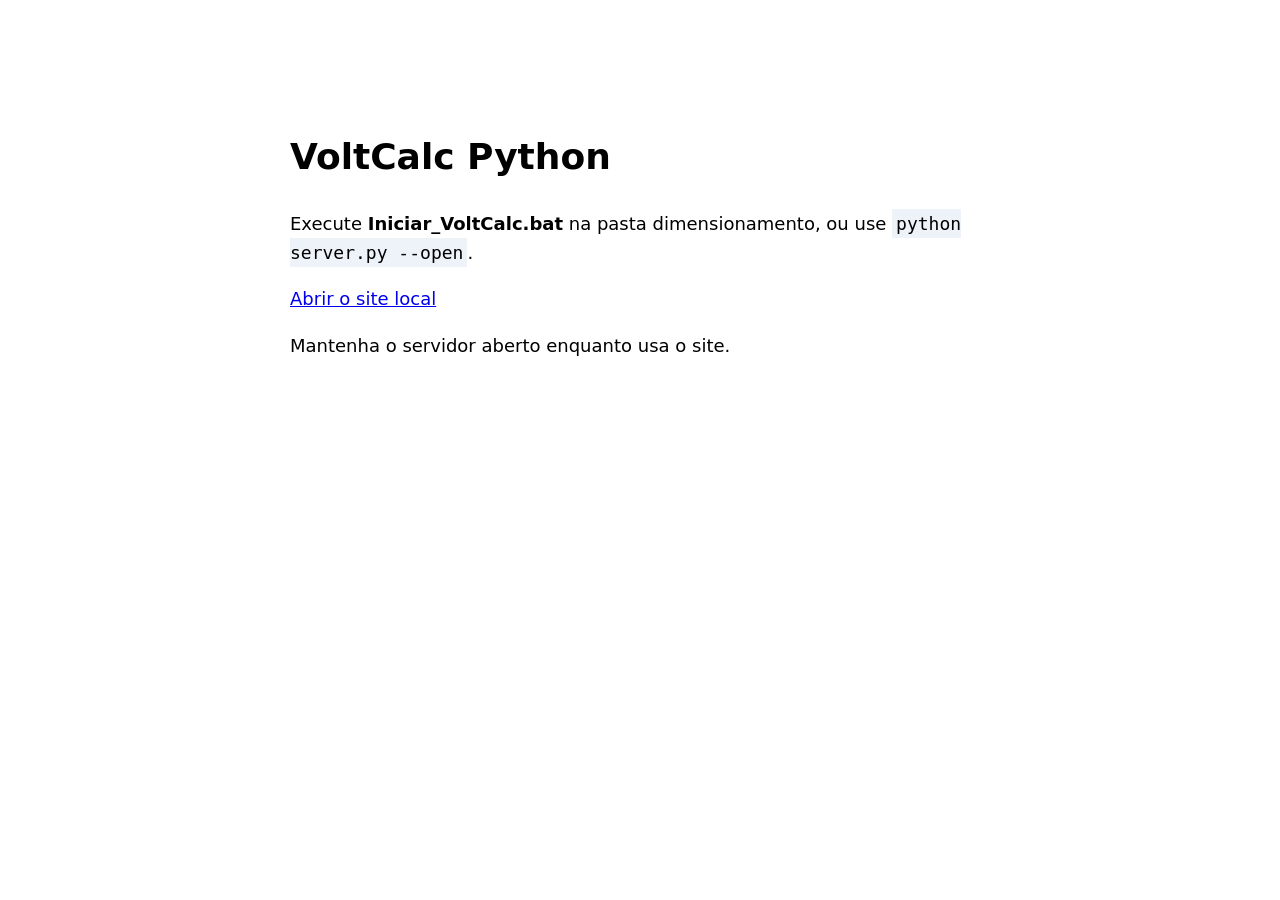
<file: VoltCalc_Guiado/VoltCalc_Guiado_Abrir.html>
<!doctype html><html lang="pt-BR"><meta charset="utf-8"><title>Iniciar VoltCalc Python</title><style>body{font:18px system-ui;max-width:700px;margin:80px auto;padding:24px;line-height:1.6}code{background:#eef3fa;padding:4px}</style><h1>VoltCalc Python</h1><p>Execute <strong>Iniciar_VoltCalc.bat</strong> na pasta dimensionamento, ou use <code>python server.py --open</code>.</p><p><a href="http://127.0.0.1:8000/">Abrir o site local</a></p><p>Mantenha o servidor aberto enquanto usa o site.</p></html>
</file>
